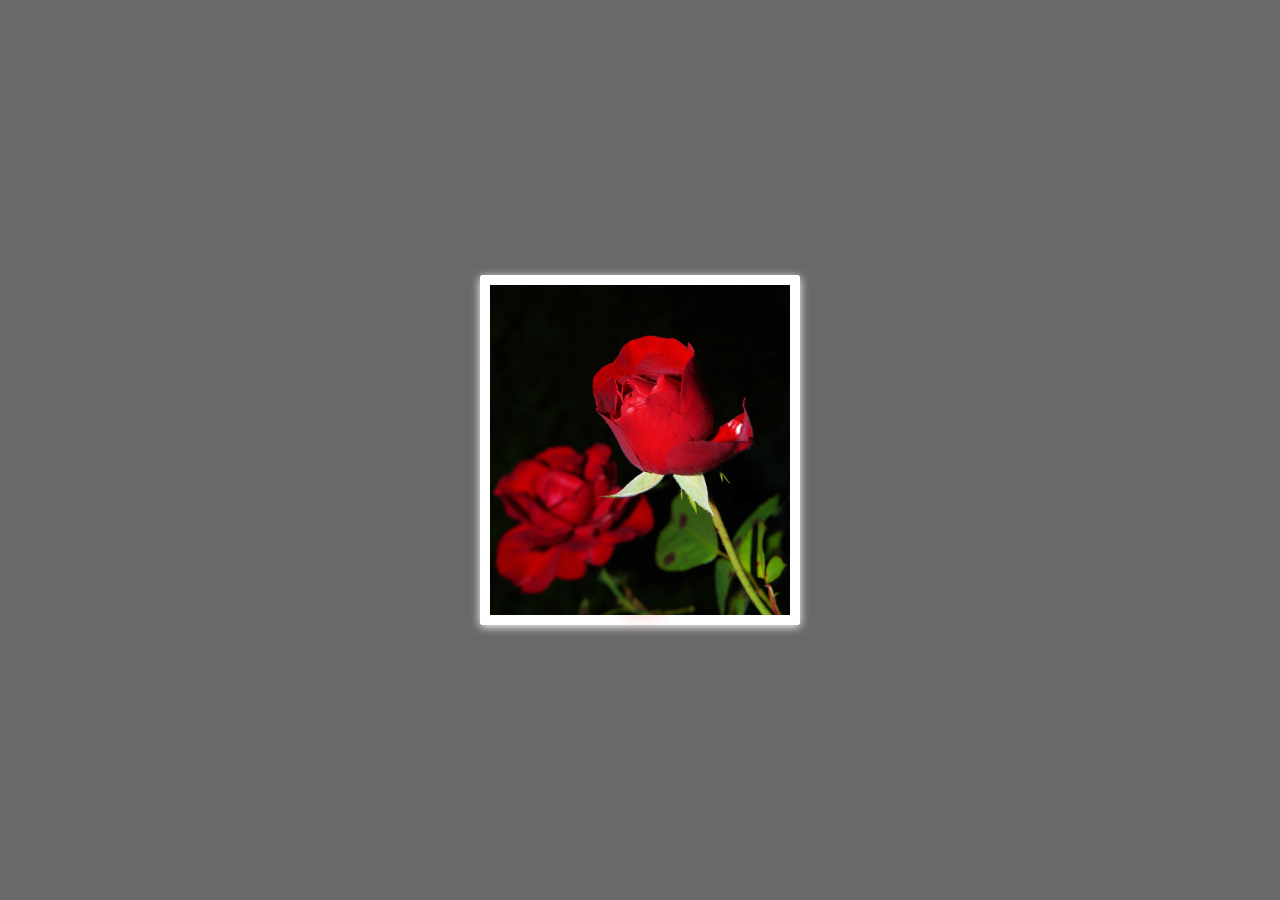
<file: 01. Flower_Hovering/index.html>
<!DOCTYPE html>
<html lang="en">
<head>
    <meta charset="UTF-8">
    <meta name="viewport" content="width=device-width, initial-scale=1.0">
    <title>01</title>
    <link rel="stylesheet" href="./Styles/styles.css">
</head>
<body>
    <div class="card">
        <div class="img-box">
            <img src="./images/Rose.jpg" alt="Rose.jpg">
        </div>
            <div class="details">
                <h2>Cute Flower <br /><span>Rose</span></h2>
            </div>
    </div>
</body>
</html>
</file>
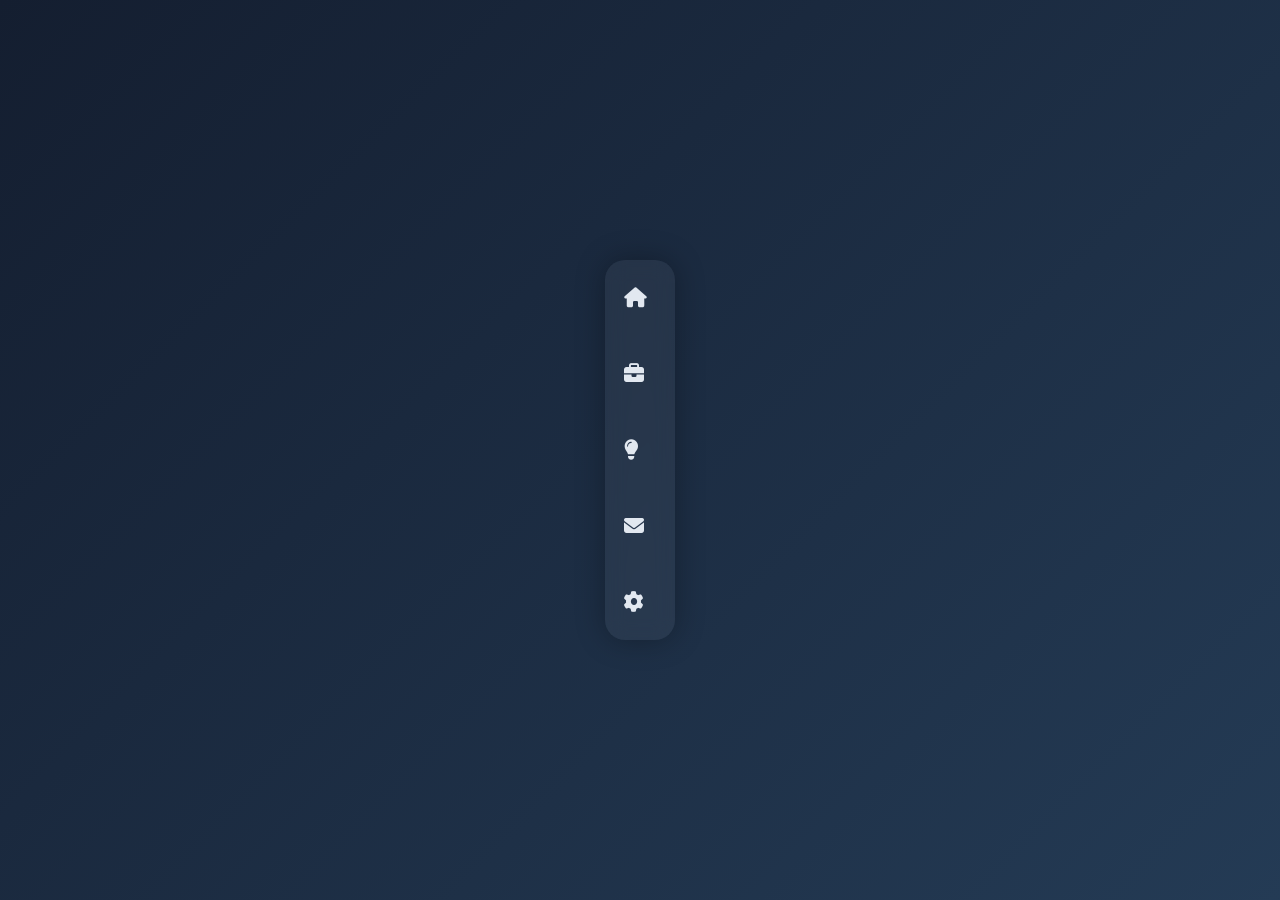
<file: 02. NavBar_Animation/index.html>
<!DOCTYPE html>
<html lang="en">
<head>
    <meta charset="UTF-8">
    <meta name="viewport" content="width=device-width, initial-scale=1.0">
    <title>Document</title>
    <link rel="stylesheet" href="style.css">
    <link rel="stylesheet" href="https://cdnjs.cloudflare.com/ajax/libs/font-awesome/6.4.0/css/all.min.css">
</head>
<body>
    <div class="sidebar">
        <a href="#"><i class="fa-solid fa-house"></i><span>Home</span></a>
        <a href="#"><i class="fa-solid fa-briefcase"></i><span>Projects</span></a>
        <a href="#"><i class="fa-solid fa-lightbulb"></i><span>Ideas</span></a>
        <a href="#"><i class="fa-solid fa-envelope"></i><span>Messages</span></a>
        <a href="#"><i class="fa-solid fa-gear"></i><span>Settings</span></a>
    </div>
</body>
</html>
</file>
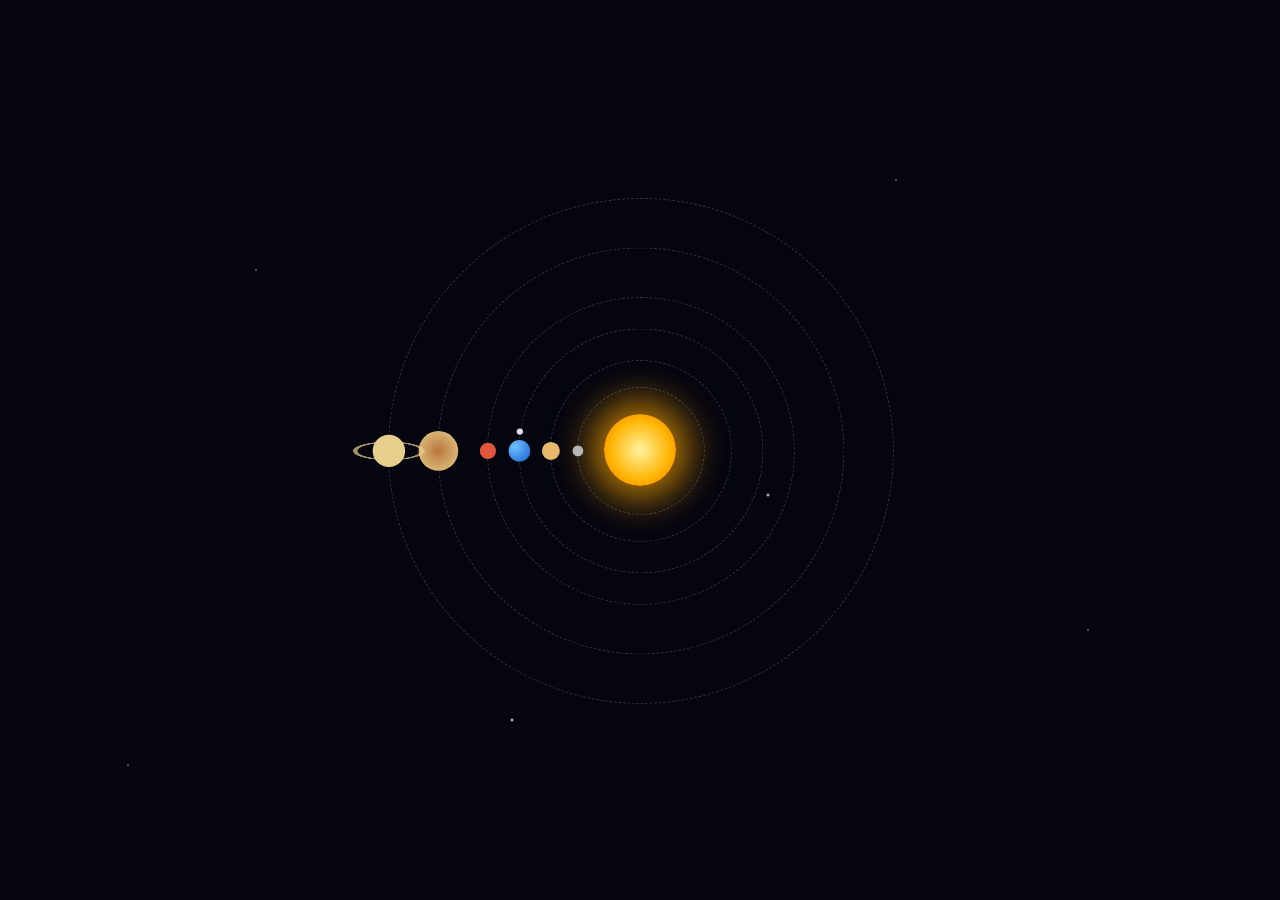
<file: 03. Solar_System/index.html>
<!DOCTYPE html>
<html lang="en">
<head>
    <link rel="stylesheet" href="style.css">
</head>
<body>
    <div class="space">
        <div class="sun"></div>

        <div class="orbit o1" ><div class="planet mercury"></div></div>
        <div class="orbit o2" ><div class="planet venus"></div></div>
        <div class="orbit o3" ><div class="planet earth"><div class="moon-orbit"><div class="moon"></div></div></div></div>
        <div class="orbit o4" ><div class="planet mars"></div></div>
        <div class="orbit o5" ><div class="planet jupiter"></div></div>
        <div class="orbit o6"><div class="planet saturn"><div class="ring"></div></div></div>
    </div>
</body>
</html>
</file>
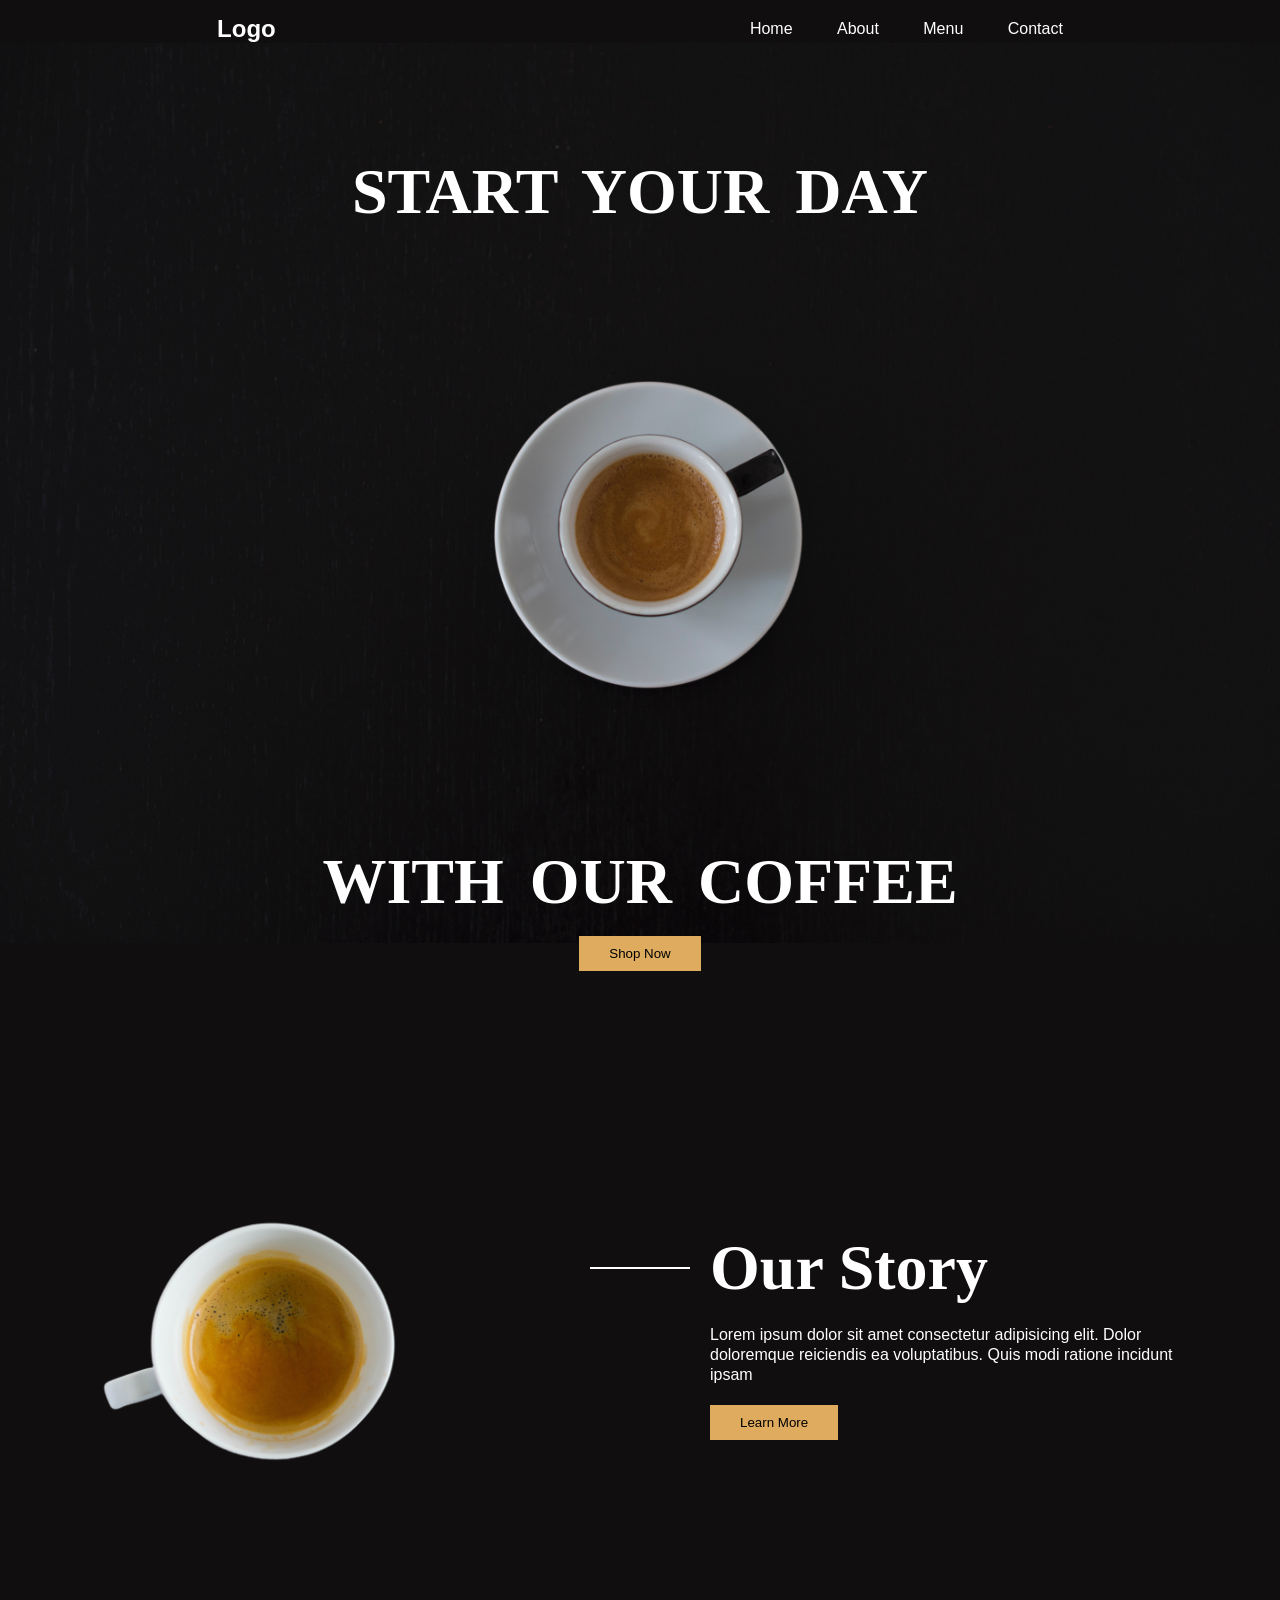
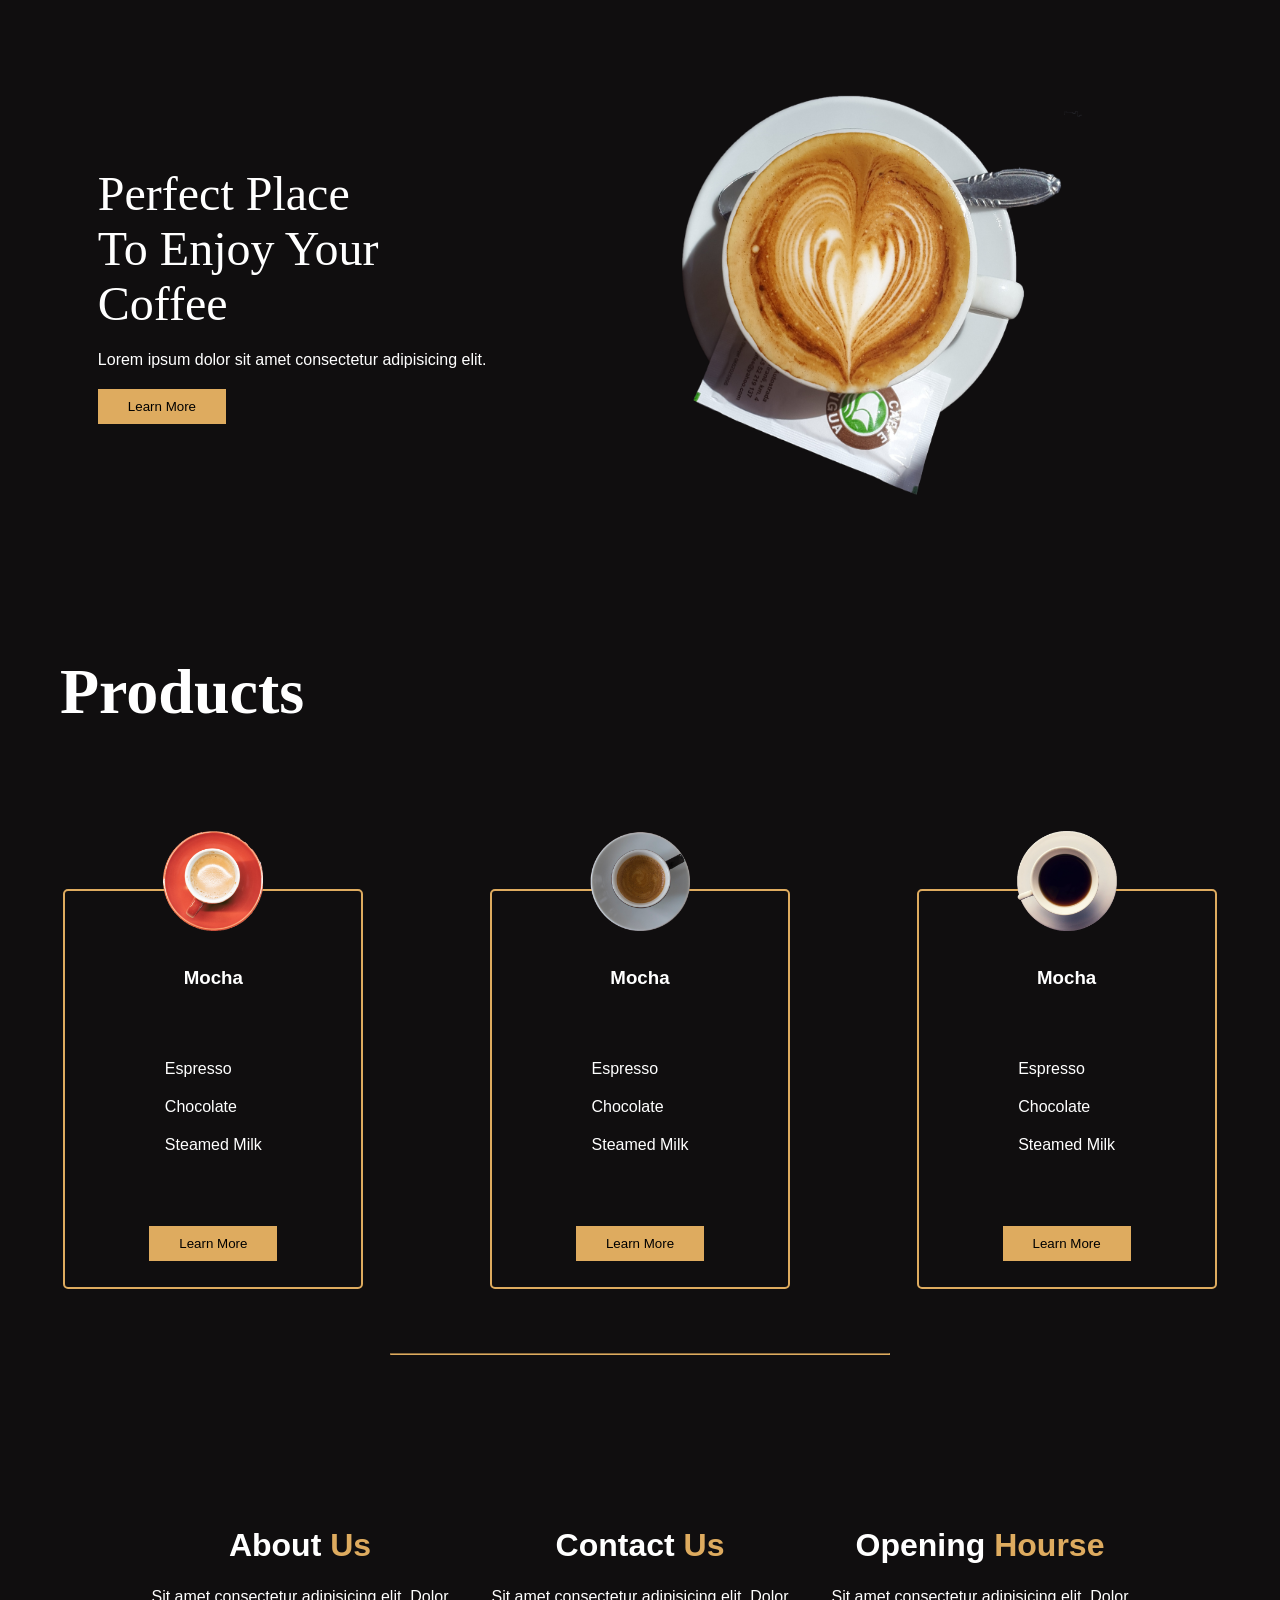
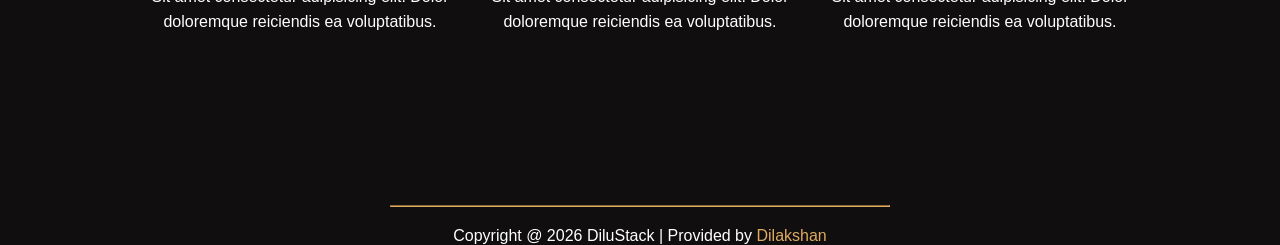
<file: 04. Coffee_LandingPage/index.html>
<html lang="en">

<head>
    <meta charset="UTF-8" />
    <meta http-equiv="X-UA-Compatible" content="IE=edge" />
    <meta name="viewport" content="width=device-width, initial-scale=1.0" />
    <title>Coffee</title>
    <link rel="stylesheet" href="style.css" />
</head>

<body>
    <!-- nav -->
    <nav>
        <h1 class="logo">Logo</h1>
        <ul>
            <li><a href="#" class="active">Home</a></li>
            <li><a href="#">About</a></li>
            <li><a href="#">Menu</a></li>
            <li><a href="#">Contact</a></li>
        </ul>
    </nav>

    <!-- header -->
    <section class="header">
        <h1 class="main-headings">START YOUR DAY</h1>
        <h1 class="primary-heading">WITH OUR COFFEE</h1>
        <button class="main-btn">Shop Now</button>
    </section>

    <!-- our story -->

    <section id="our-story">
        <div class="img-container">
            <div class="img"></div>
        </div>
        <div class="section-content">
            <div class="title-style">
                <span class="line"></span>
                <h1 class="title">Our Story</h1>
            </div>
            <p>
                Lorem ipsum dolor sit amet consectetur adipisicing elit. Dolor
                doloremque reiciendis ea voluptatibus. Quis modi ratione incidunt
                ipsam
            </p>
            <button>Learn More</button>
        </div>
    </section>

    <!-- Perfect place to enjoy your coffee -->
    <section class="coffee-container">
        <div class="content-section">
            <div class="title-style">
                <h1 class="title-two">
                    Perfect Place <br />
                    To Enjoy Your <br />
                    Coffee
                </h1>
            </div>
            <p>Lorem ipsum dolor sit amet consectetur adipisicing elit.</p>
            <button style="margin-top: 20px">Learn More</button>
        </div>

        <section class="img-container">
            <img src="Images/2.png" class="img-2" alt="" />
        </section>
    </section>

    <!-- Products -->
    <section class="products">
        <h1 class="title title-three">Products</h1>

        <section class="cards">
            <div class="card">
                <div class="card-img img-one"></div>
                <div class="card-title">
                    <h1>Mocha</h1>
                </div>
                <div class="items">
                    <p>Espresso</p>
                    <p>Chocolate</p>
                    <p>Steamed Milk</p>
                </div>
                <button>Learn More</button>
            </div>
            <div class="card">
                <div class="card-img img-two"></div>
                <div class="card-title">
                    <h1>Mocha</h1>
                </div>
                <div class="items">
                    <p>Espresso</p>
                    <p>Chocolate</p>
                    <p>Steamed Milk</p>
                </div>
                <button>Learn More</button>
            </div>
            <div class="card">
                <div class="card-img img-three"></div>
                <div class="card-title">
                    <h1>Mocha</h1>
                </div>
                <div class="items">
                    <p>Espresso</p>
                    <p>Chocolate</p>
                    <p>Steamed Milk</p>
                </div>
                <button>Learn More</button>
            </div>
        </section>
    </section>

    <!-- footer -->
    <hr />
    <footer>
        <div class="container">
            <h1 class="heading-info">About <span>Us</span></h1>
            <p>
                Sit amet consectetur adipisicing elit. Dolor doloremque reiciendis ea
                voluptatibus.
            </p>
        </div>
        <div class="container">
            <h1 class="heading-info">Contact <span>Us</span></h1>
            <p>
                Sit amet consectetur adipisicing elit. Dolor doloremque reiciendis ea
                voluptatibus.
            </p>
        </div>
        <div class="container">
            <h1 class="heading-info">Opening <span> Hourse</span></h1>
            <p>
                Sit amet consectetur adipisicing elit. Dolor doloremque reiciendis ea
                voluptatibus.
            </p>
        </div>
    </footer>
    <hr class="hr-two" />

    <p class="para">
        Copyright @ 2026 DiluStack | Provided by <span>Dilakshan</span>
    </p>

</body>

</html>
</file>
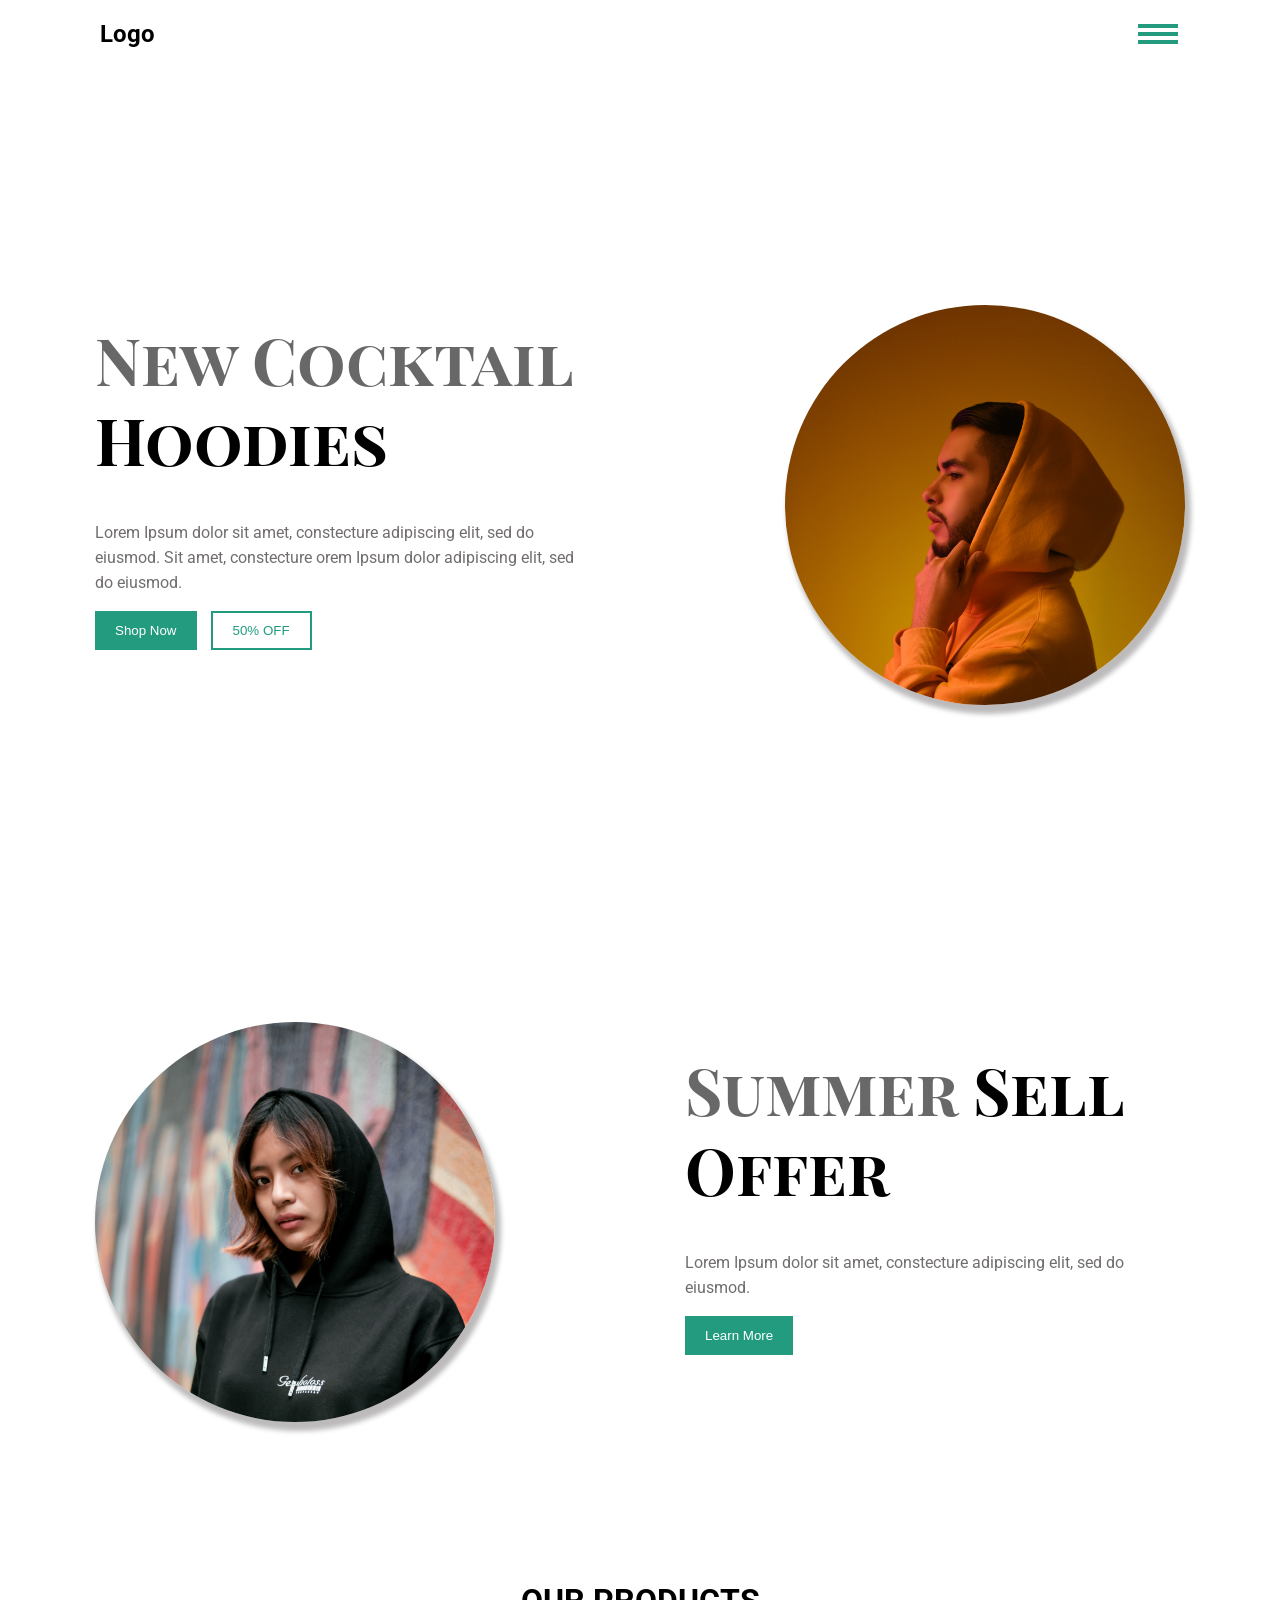
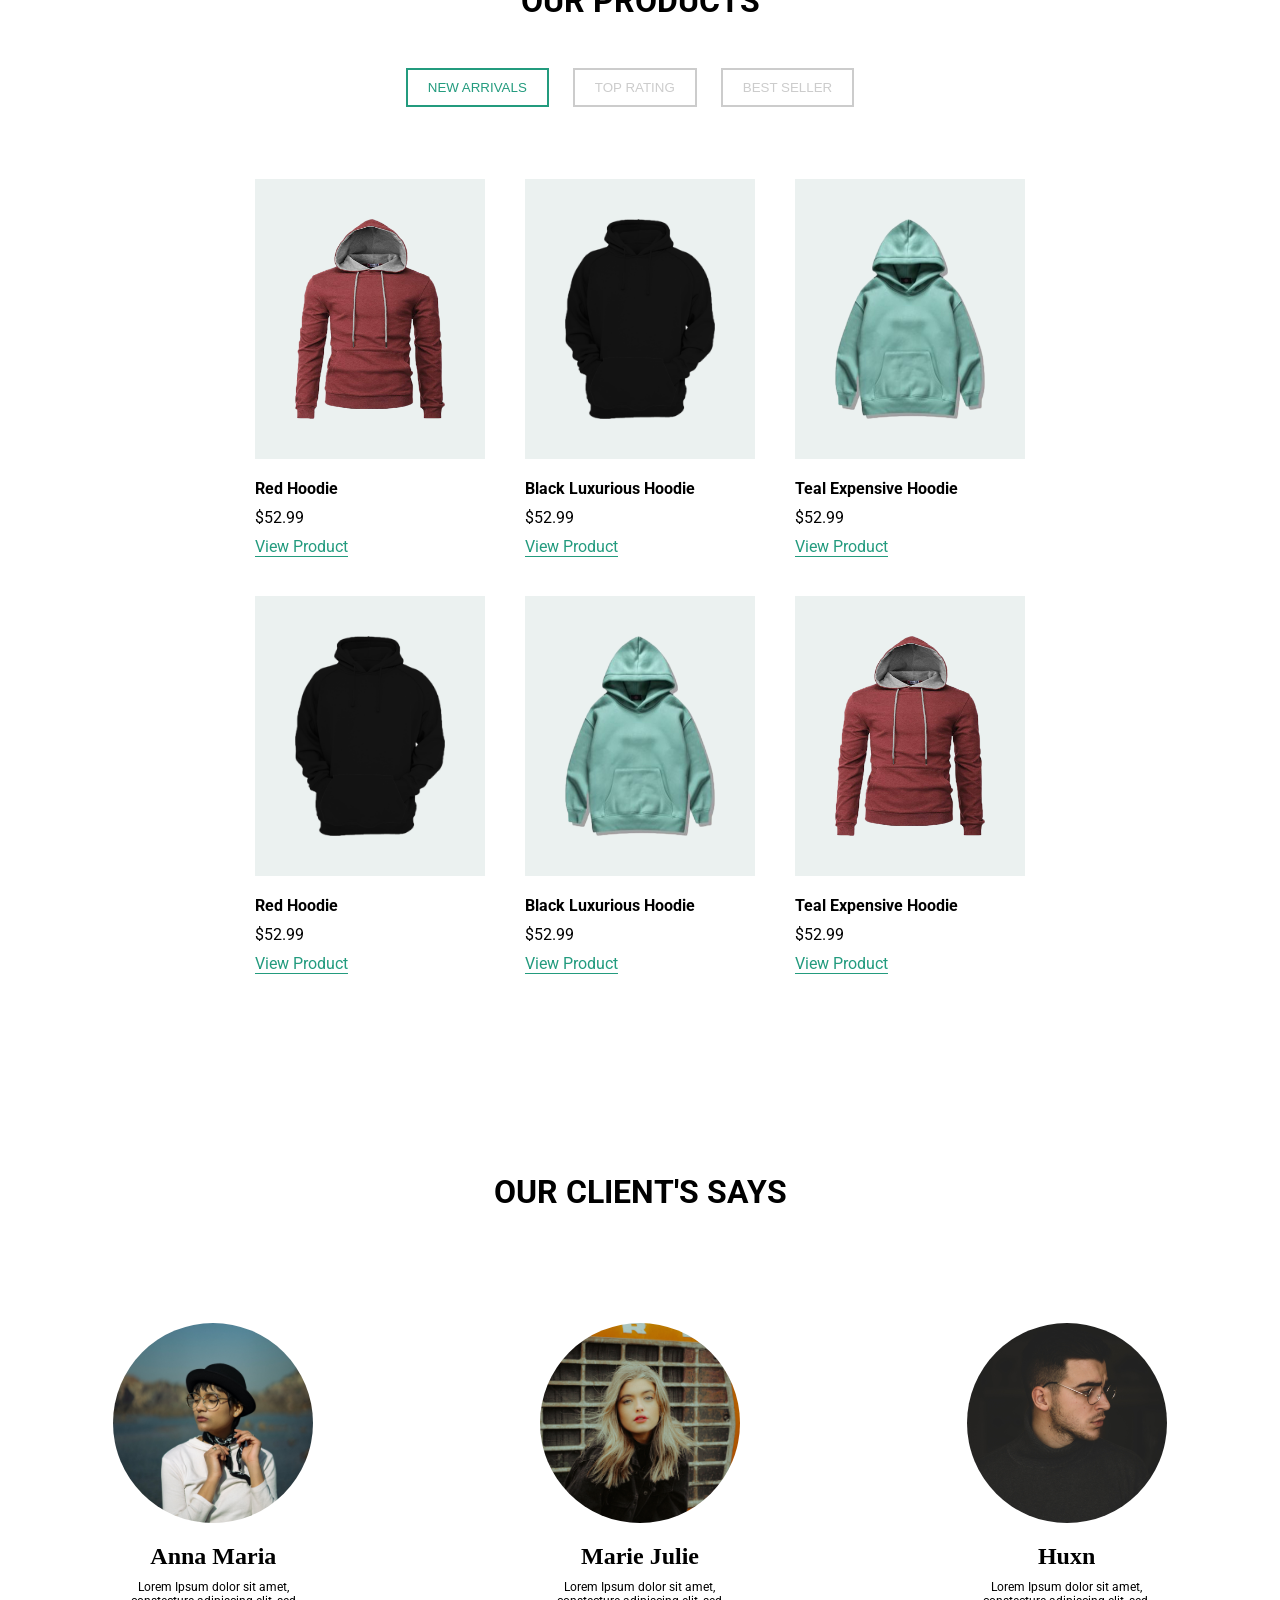
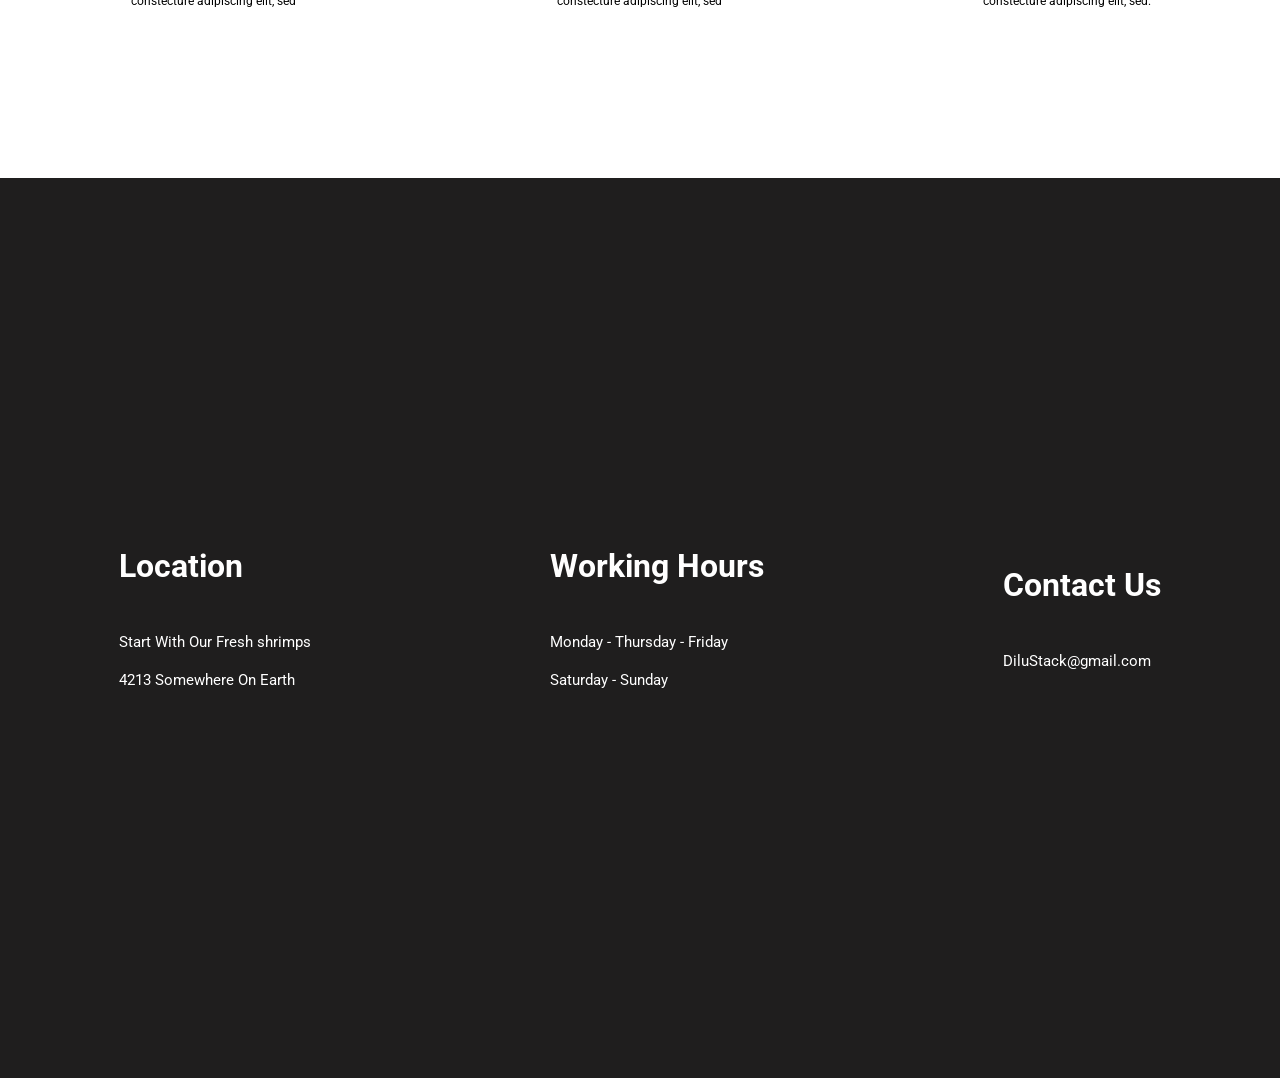
<file: 06. Hoodie_Project/index.html>
<html lang="en">

<head>
    <meta charset="UTF-8" />
    <meta http-equiv="X-UA-Compatible" content="IE=edge" />
    <meta name="viewport" content="width=device-width, initial-scale=1.0" />
    <title>Hoodie</title>
    <link rel="stylesheet" href="style.css" />
</head>

<body>
    <nav>
        <div class="logo">
            <h1>Logo</h1>
        </div>
        <div class="burger">
            <span></span>
            <span></span>
            <span></span>
        </div>
    </nav>

    <header>
        <div class="header-content">
            <h1 class="main-headings">
                New Cocktail <br />
                <span>Hoodies</span>
            </h1>
            <p class="primary-headings">
                Lorem Ipsum dolor sit amet, constecture adipiscing elit, sed do
                eiusmod. Sit amet, constecture orem Ipsum dolor adipiscing elit, sed
                do eiusmod.
            </p>
            <div class="btns-container">
                <button class="btn-fill">Shop Now</button>
                <button class="btn-outline active">50% OFF</button>
            </div>
        </div>
        <div class="img-container">
            <div class="header-img"></div>
        </div>
    </header>

    <section class="section-one">
        <div class="img-container">
            <div class="section-one-img header-img"></div>
        </div>

        <div class="section-content">
            <h1 class="main-headings">
                Summer <span>Sell <br /> Offer</span>

            </h1>
            <p class="primary-headings">
                Lorem Ipsum dolor sit amet, constecture adipiscing elit, sed do
                eiusmod.
            </p>
            <button class="btn-fill">Learn More</button>
        </div>
        </div>
    </section>


    <section class="products">
        <h1 class="products-heading">OUR PRODUCTS</h1>

        <section class="product-categories">
            <button class="btn-outline active">NEW ARRIVALS</button>
            <button class="btn-outline">TOP RATING</button>
            <button class="btn-outline">BEST SELLER</button>
        </section>

        <div class="product-items-container">
            <div class="item">
                <div class="item-layer">
                    <img src="images/Product/1.png">
                </div>
                <h4 class="item-name">Red Hoodie</h4>
                <p class="item-price">$52.99</p>
                <a href="#" class="view-product">View Product</a>
            </div>
            <div class="item">
                <div class="item-layer">
                    <img src="images/Product/2.png">
                </div>
                <h4 class="item-name">Black Luxurious Hoodie</h4>
                <p class="item-price">$52.99</p>
                <a href="#" class="view-product">View Product</a>
            </div>
            <div class="item">
                <div class="item-layer">
                    <img src="images/Product/3.png">
                </div>
                <h4 class="item-name">Teal Expensive Hoodie</h4>
                <p class="item-price">$52.99</p>
                <a href="#" class="view-product">View Product</a>
            </div>
            <div class="item">
                <div class="item-layer">
                    <img src="images/Product/2.png">
                </div>
                <h4 class="item-name">Red Hoodie</h4>
                <p class="item-price">$52.99</p>
                <a href="#" class="view-product">View Product</a>
            </div>
            <div class="item">
                <div class="item-layer">
                    <img src="images/Product/3.png">
                </div>
                <h4 class="item-name">Black Luxurious Hoodie</h4>
                <p class="item-price">$52.99</p>
                <a href="#" class="view-product">View Product</a>

            </div>
            <div class="item">
                <div class="item-layer">
                    <img src="images/Product/1.png">
                </div>
                <h4 class="item-name">Teal Expensive Hoodie</h4>
                <p class="item-price">$52.99</p>
                <a href="#" class="view-product">View Product</a>
            </div>
        </div>
    </section>


    <h1 class="customers-heading">OUR CLIENT'S SAYS</h1>
    <section class="customers-reviews">

        <div class="customer">
            <div class="customer-img">
                <div class="img img-one"></div>
            </div>

            <h1 class="customer-name">Anna Maria</h1>

            <p class="customer-description">Lorem Ipsum dolor sit amet, constecture adipiscing elit, sed</p>
        </div>

        <div class="customer">
            <div class="customer-img">
                <div class="img img-two"></div>
            </div>
            <h1 class="customer-name">Marie Julie</h1>

            <p class="customer-description">Lorem Ipsum dolor sit amet, constecture adipiscing elit, sed</p>
        </div>

        <div class="customer">
            <div class="customer-img">
                <div class="img img-three"></div>
            </div>
            <h1 class="customer-name">Huxn</h1>
            <p class="customer-description">Lorem Ipsum dolor sit amet, constecture adipiscing elit, sed.</p>
        </div>
    </section>


    <footer>
        <div class="container">
            <h1 class="footer-heading">Location</h1>
            <h2 class="footer-primary-heading">Start With Our Fresh shrimps</h2>
            <h2 class="footer-primary-heading">4213 Somewhere On Earth</h2>
        </div>
        <div class="container">
            <h1 class="footer-heading">Working Hours</h1>
            <h2 class="footer-primary-heading">Monday - Thursday - Friday</h2>
            <h2 class="footer-primary-heading">Saturday - Sunday</h2>
        </div>
        <div class="container">
            <h1 class="footer-heading">Contact Us</h1>
            <h2 class="footer-primary-heading">DiluStack@gmail.com</h2>
        </div>
    </footer>
</body>

</html>
</file>
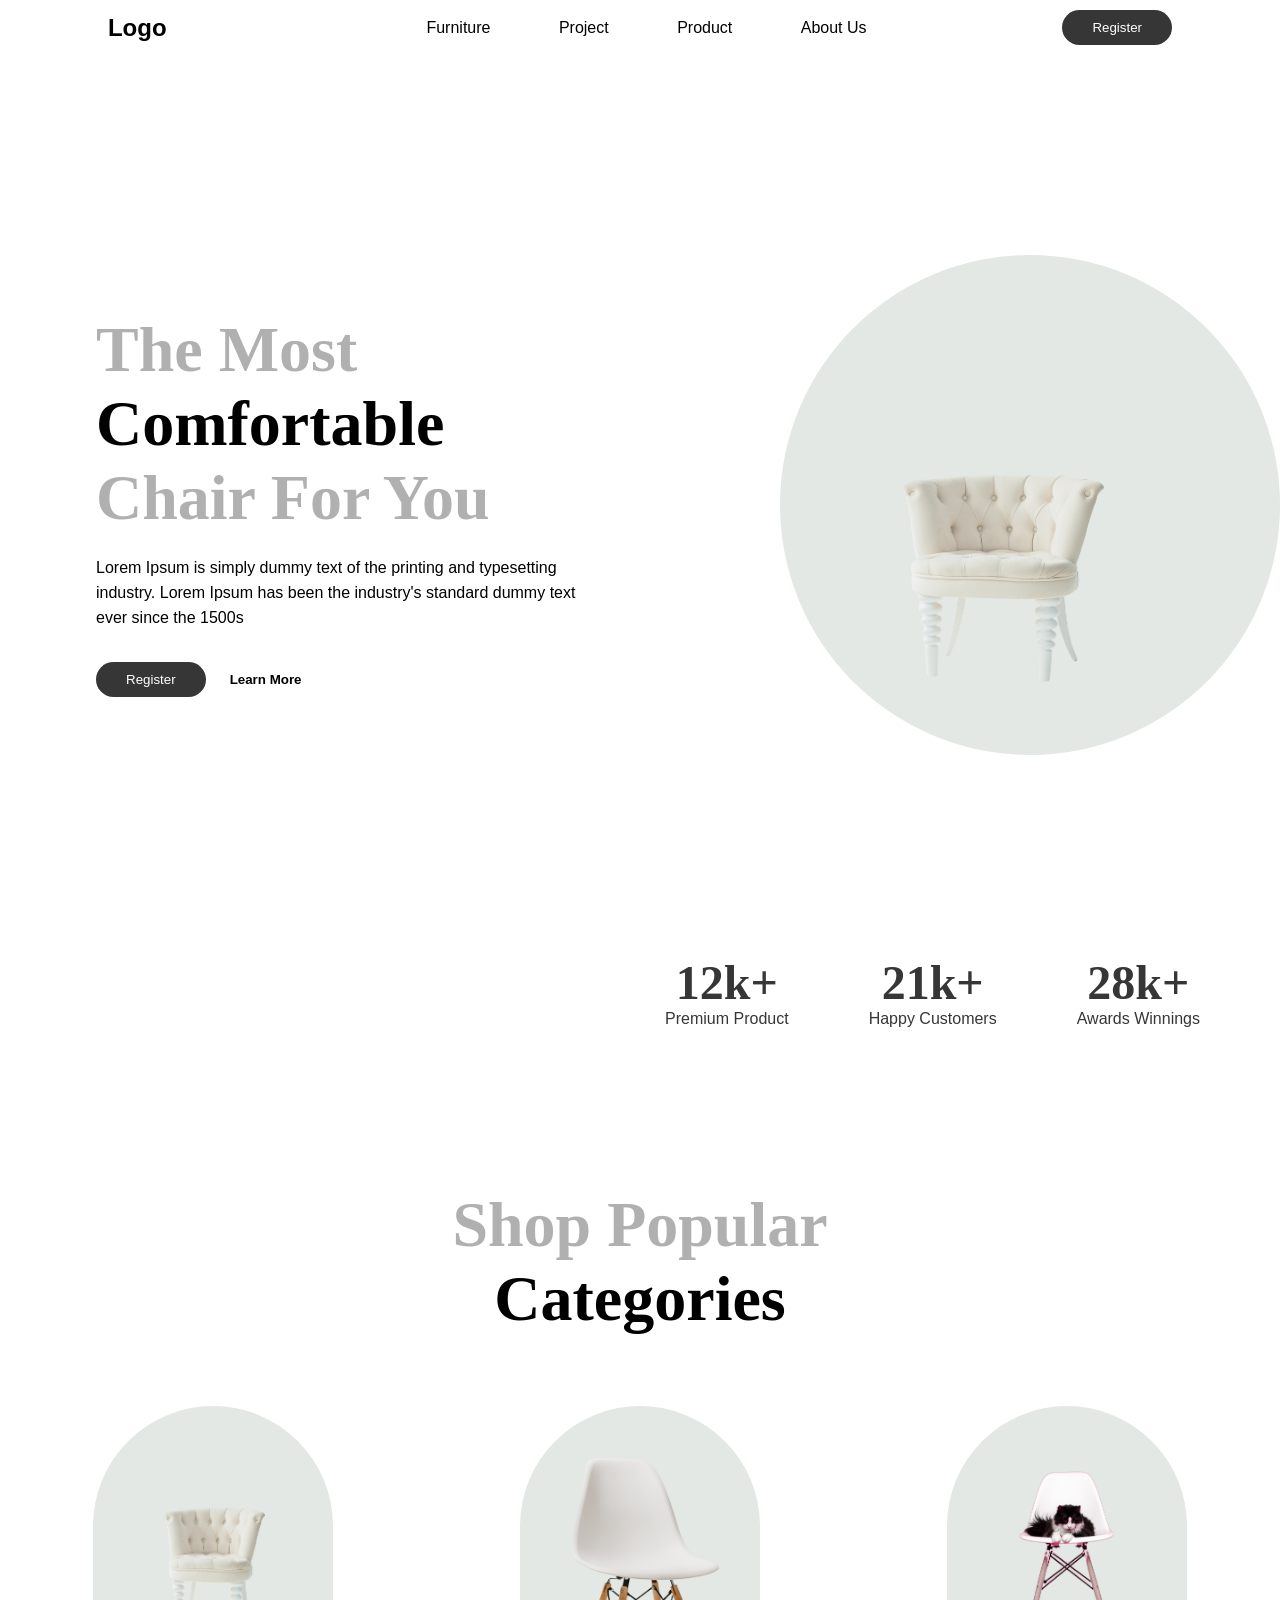
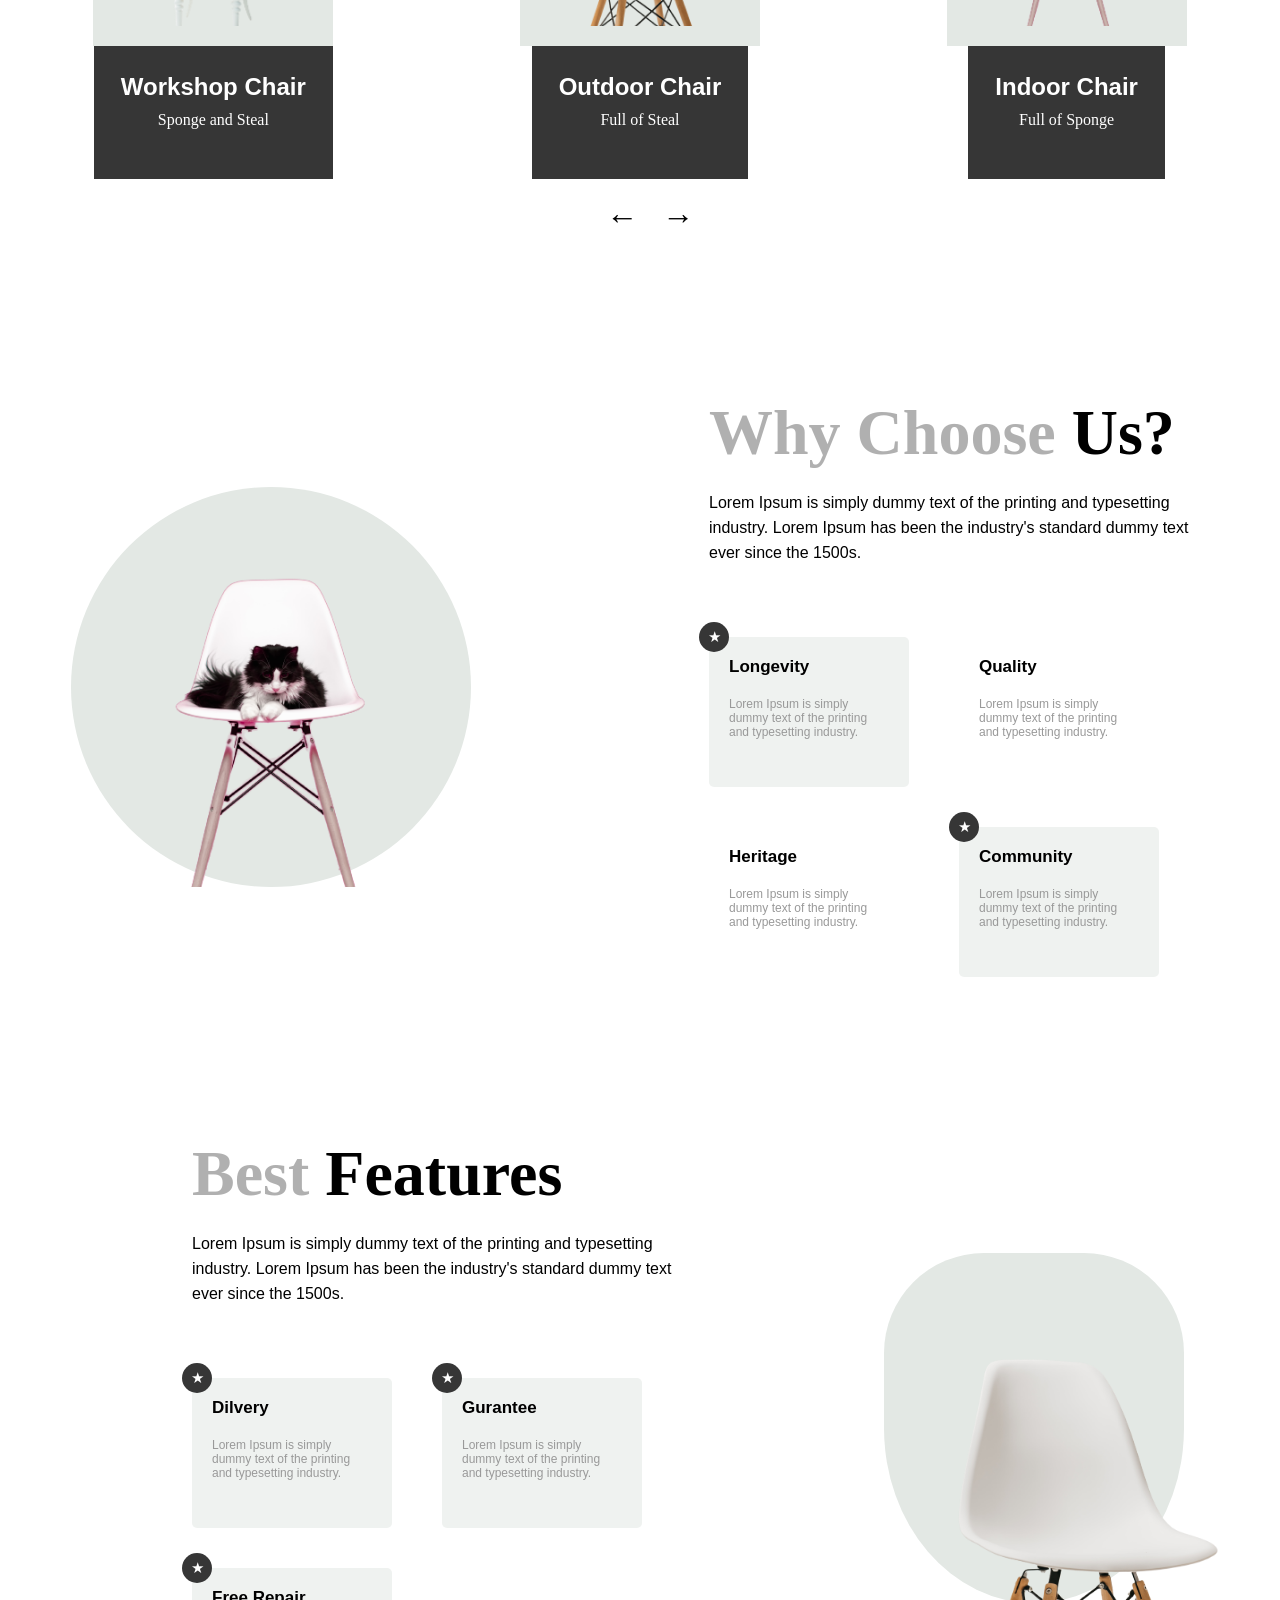
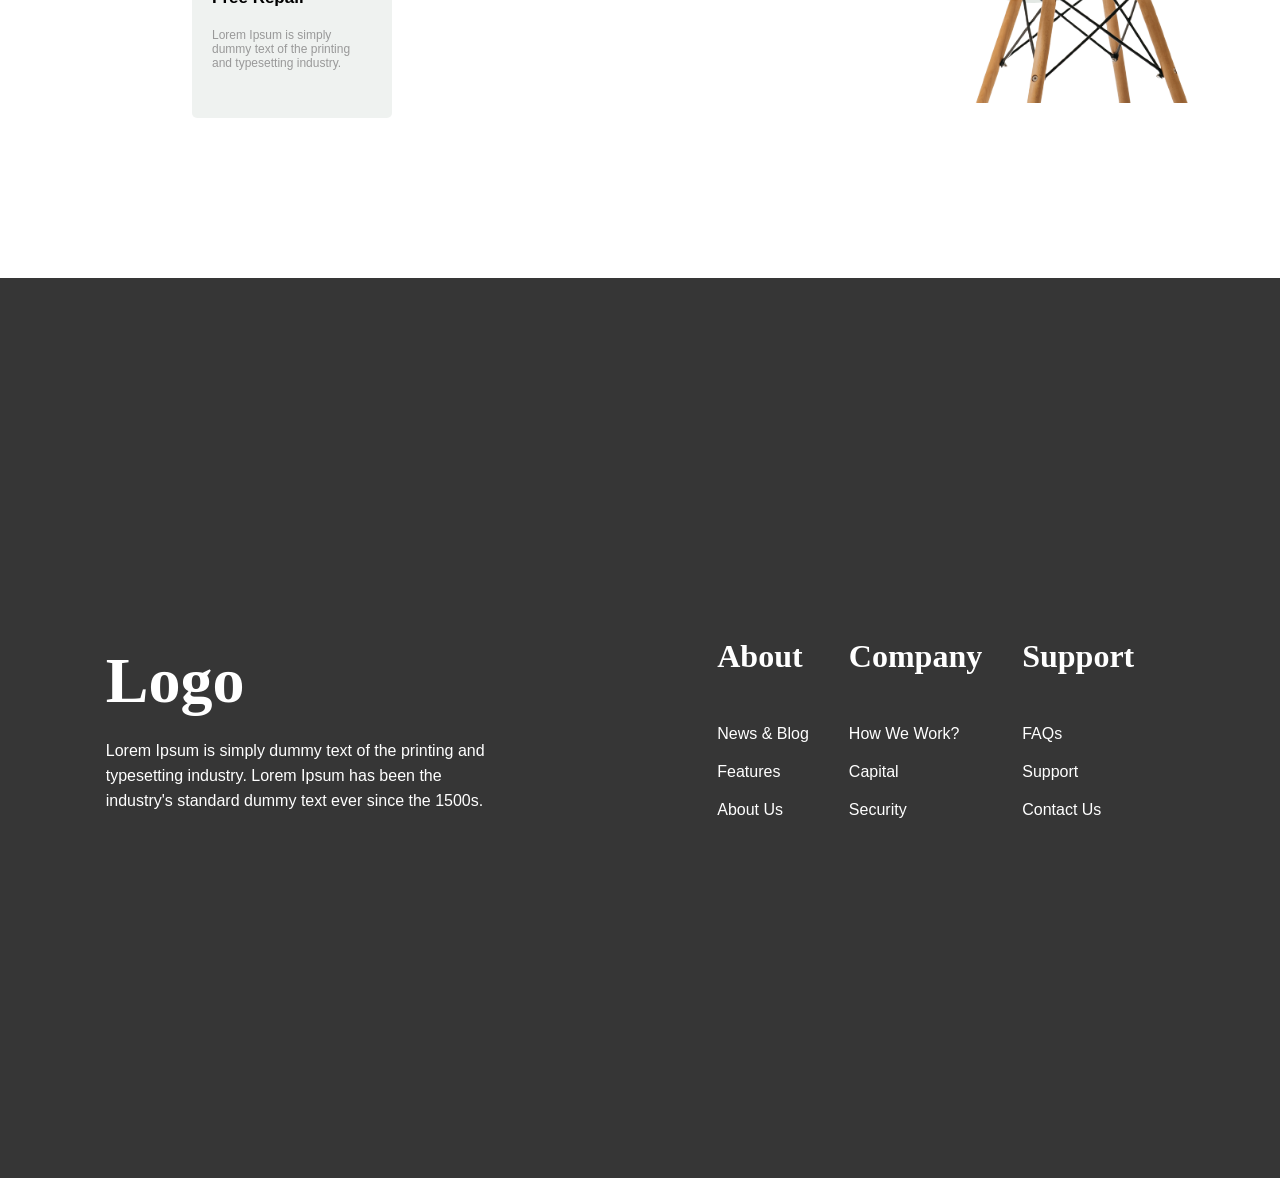
<file: 07. Chairs_Project/index.html>
<html lang="en">

<head>
    <meta charset="UTF-8" />
    <meta http-equiv="X-UA-Compatible" content="IE=edge" />
    <meta name="viewport" content="width=device-width, initial-scale=1.0" />
    <title>Chairs</title>
    <link rel="stylesheet" href="style.css" />
</head>

<body>
    <nav>
        <div class="logo">
            <h1>Logo</h1>
        </div>

        <ul>
            <li><a href="">Furniture</a></li>
            <li><a href="">Project</a></li>
            <li><a href="">Product</a></li>
            <li><a href="">About Us</a></li>
        </ul>

        <button class="btn-fill">Register</button>
    </nav>

    <header>
        <div class="content-container">
            <h1 class="main-headings">
                The Most <br />
                <span> Comfortable </span><br />
                Chair For You
            </h1>
            <p class="primary-headings">
                Lorem Ipsum is simply dummy text of the printing and typesetting
                industry. Lorem Ipsum has been the industry's standard dummy text ever
                since the 1500s
            </p>
            <div class="btns-container">
                <button class="btn-fill">Register</button>
                <button class="btn-outline">Learn More</button>
            </div>
        </div>

        <div class="img-container">
            <img src="Images/daniil-silantev-1P6AnKDw6S8-unsplash-removebg-preview.png" />
        </div>
    </header>
    <section class="popularity">
        <div class="popularity-one">
            <h1>12k+</h1>
            <p>Premium Product</p>
        </div>
        <div class="popularity-two">
            <h1>21k+</h1>
            <p>Happy Customers</p>
        </div>
        <div class="popularity-three">
            <h1>28k+</h1>
            <p>Awards Winnings</p>
        </div>
    </section>

    <section class="products-container">
        <h1 class="products-heading main-headings">
            Shop Popular <br />
            <span>Categories</span>
        </h1>

        <div class="products">
            <div class="product">
                <div class="product-img-layer">
                    <div class="img img-one"></div>
                </div>
                <div class="product-content">
                    <h1 class="product-name">Workshop Chair</h1>
                    <p class="product-quality">Sponge and Steal</p>
                </div>
            </div>
            <div class="product">
                <div class="product-img-layer">
                    <div class="img img-two"></div>
                </div>
                <div class="product-content">
                    <h1 class="product-name">Outdoor Chair</h1>
                    <p class="product-quality">Full of Steal</p>
                </div>
            </div>
            <div class="product">
                <div class="product-img-layer">
                    <div class="img img-three"></div>
                </div>
                <div class="product-content">
                    <h1 class="product-name">Indoor Chair</h1>
                    <p class="product-quality">Full of Sponge</p>
                </div>
            </div>
        </div>
        <div class="b-container">
            <button>&#x2190;</button>
            <button>&rarr;</button>
        </div>
    </section>

    <section class="why-us">
        <div class="section-img-container">
            <div class="img-layer">
                <div class="img"></div>
            </div>
        </div>

        <div class="content-container">
            <h1 class="main-headings">Why Choose <span> Us?</span></h1>
            <p class="primary-headings">
                Lorem Ipsum is simply dummy text of the printing and typesetting
                industry. Lorem Ipsum has been the industry's standard dummy text ever
                since the 1500s.
            </p>
            <div class="cards">
                <div class="card card-fill">
                    <div class="star">&#9733;</div>
                    <h1 class="card-title">Longevity</h1>
                    <p class="card-info">
                        Lorem Ipsum is simply dummy text of the printing and typesetting
                        industry.
                    </p>
                </div>
                <div class="card">
                    <h1 class="card-title">Quality</h1>
                    <p class="card-info">
                        Lorem Ipsum is simply dummy text of the printing and typesetting
                        industry.
                    </p>
                </div>
                <div class="card">
                    <h1 class="card-title">Heritage</h1>
                    <p class="card-info">
                        Lorem Ipsum is simply dummy text of the printing and typesetting
                        industry.
                    </p>
                </div>
                <div class="card card-fill">
                    <div class="star">&#9733;</div>
                    <h1 class="card-title">Community</h1>
                    <p class="card-info">
                        Lorem Ipsum is simply dummy text of the printing and typesetting
                        industry.
                    </p>
                </div>
            </div>
        </div>
    </section>

    <section class="features">
        <div class="content-container">
            <h1 class="main-headings">Best <span> Features</span></h1>
            <p class="primary-headings">
                Lorem Ipsum is simply dummy text of the printing and typesetting
                industry. Lorem Ipsum has been the industry's standard dummy text ever
                since the 1500s.
            </p>
            <div class="cards">
                <div class="card card-fill">
                    <div class="star">&#9733;</div>
                    <h1>Dilvery</h1>
                    <p>
                        Lorem Ipsum is simply dummy text of the printing and typesetting
                        industry.
                    </p>
                </div>
                <div class="card card-fill">
                    <div class="star">&#9733;</div>
                    <h1>Gurantee</h1>
                    <p>
                        Lorem Ipsum is simply dummy text of the printing and typesetting
                        industry.
                    </p>
                </div>
                <div class="card card-fill">
                    <div class="star">&#9733;</div>
                    <h1>Free Repair</h1>
                    <p>
                        Lorem Ipsum is simply dummy text of the printing and typesetting
                        industry.
                    </p>
                </div>
            </div>
        </div>

        <div class="img-container d-none">
            <img src="Images/bruno-emmanuelle--MUoHL1XULM-unsplash-removebg-preview.png" alt="" />
        </div>
    </section>

    <footer>
        <div class="logo-container">
            <h1>Logo</h1>
            <p>
                Lorem Ipsum is simply dummy text of the printing and typesetting
                industry. Lorem Ipsum has been the industry's standard dummy text ever
                since the 1500s.
            </p>
        </div>

        <div class="about-company">
            <div class="container">
                <h1>About</h1>
                <p>News & Blog</p>
                <p>Features</p>
                <p>About Us</p>
            </div>
            <div class="container">
                <h1>Company</h1>
                <p>How We Work?</p>
                <p>Capital</p>
                <p>Security</p>
            </div>
            <div class="container">
                <h1>Support</h1>
                <p>FAQs</p>
                <p>Support</p>
                <p>Contact Us</p>
            </div>
        </div>
    </footer>
</body>

</html>
</file>
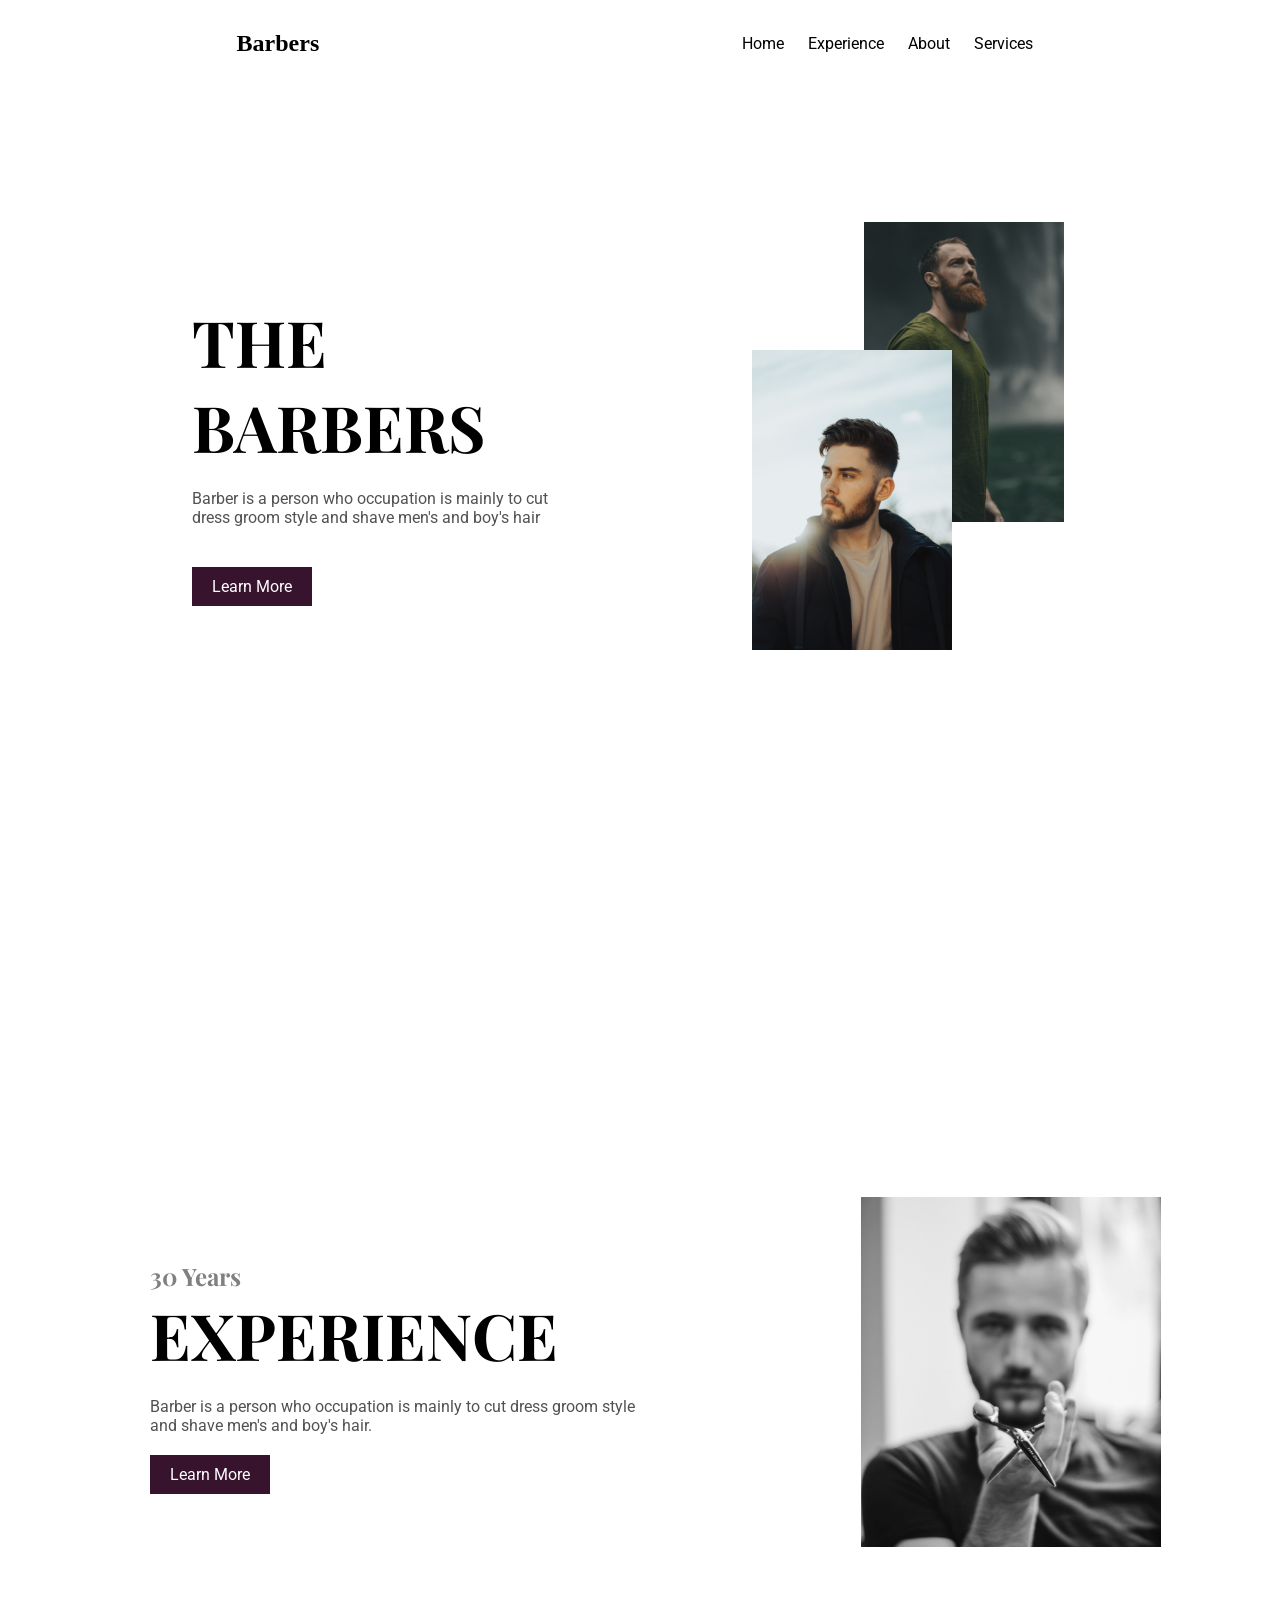
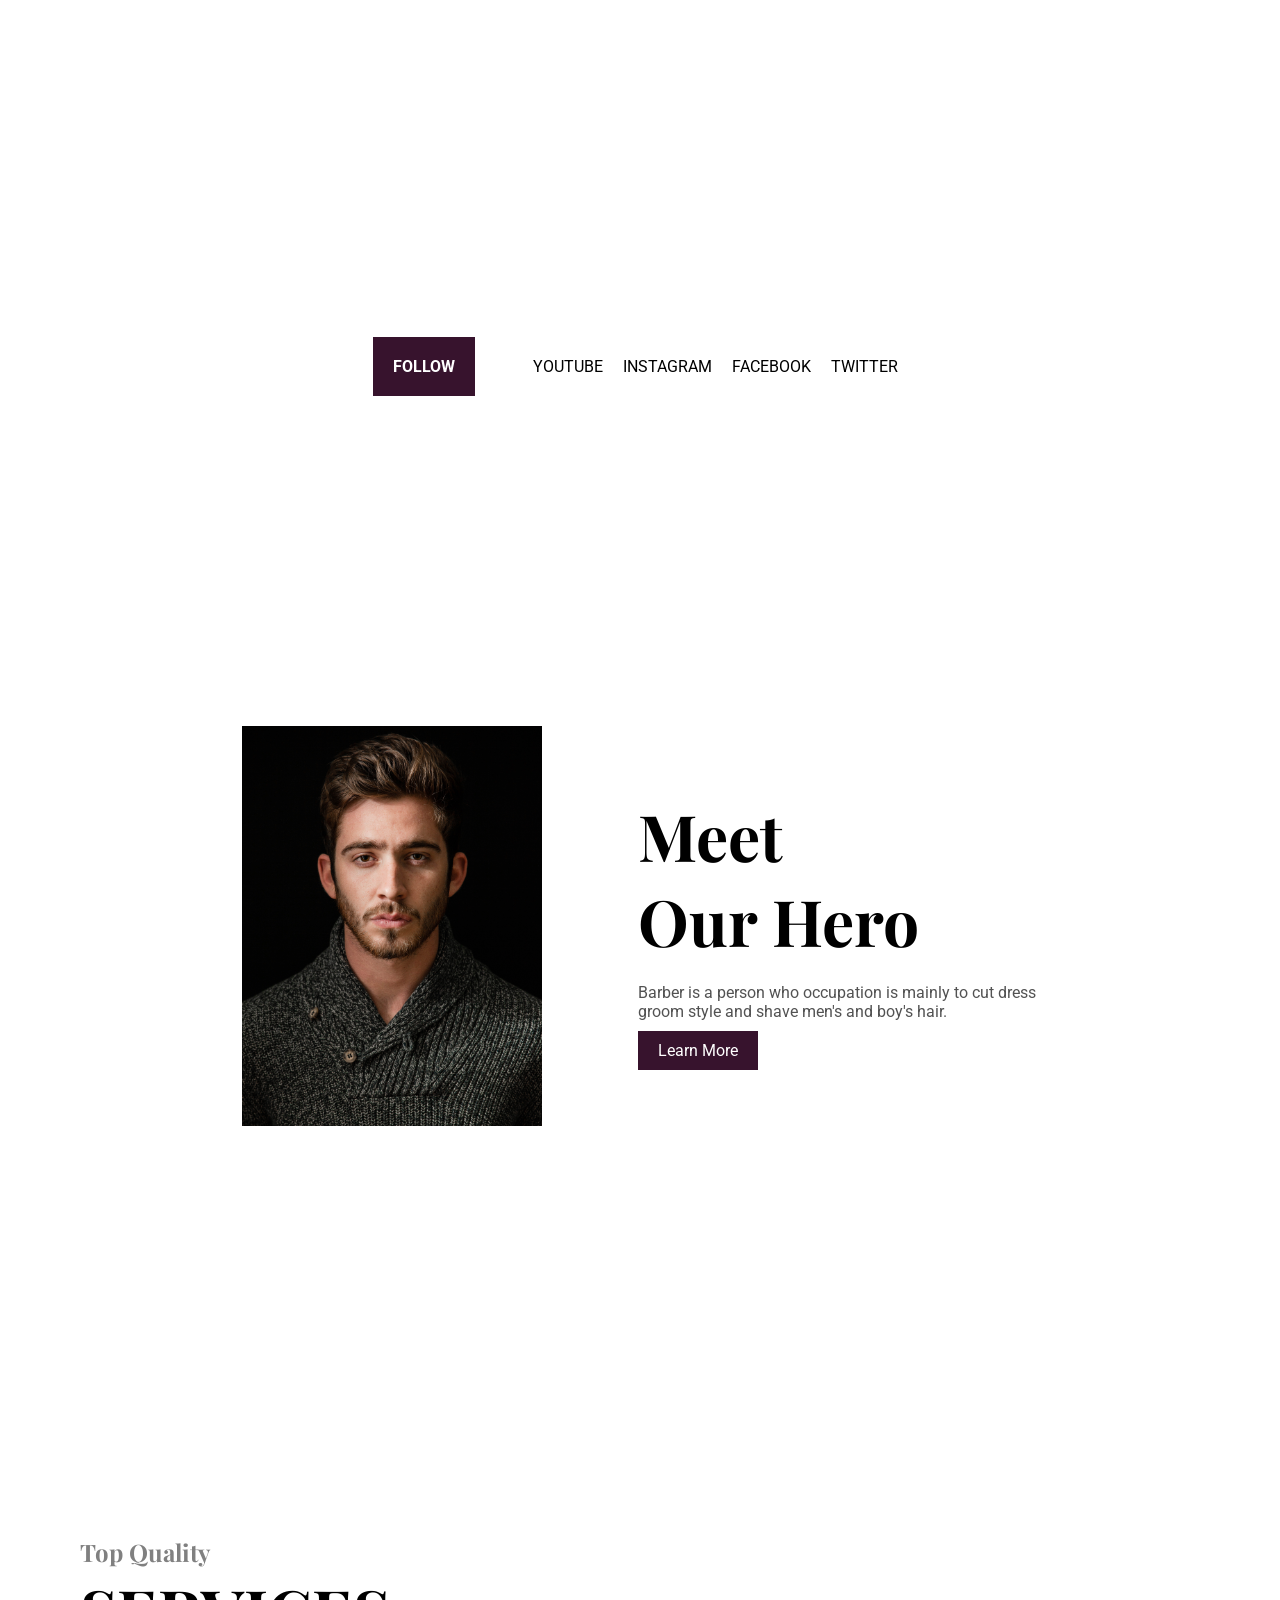
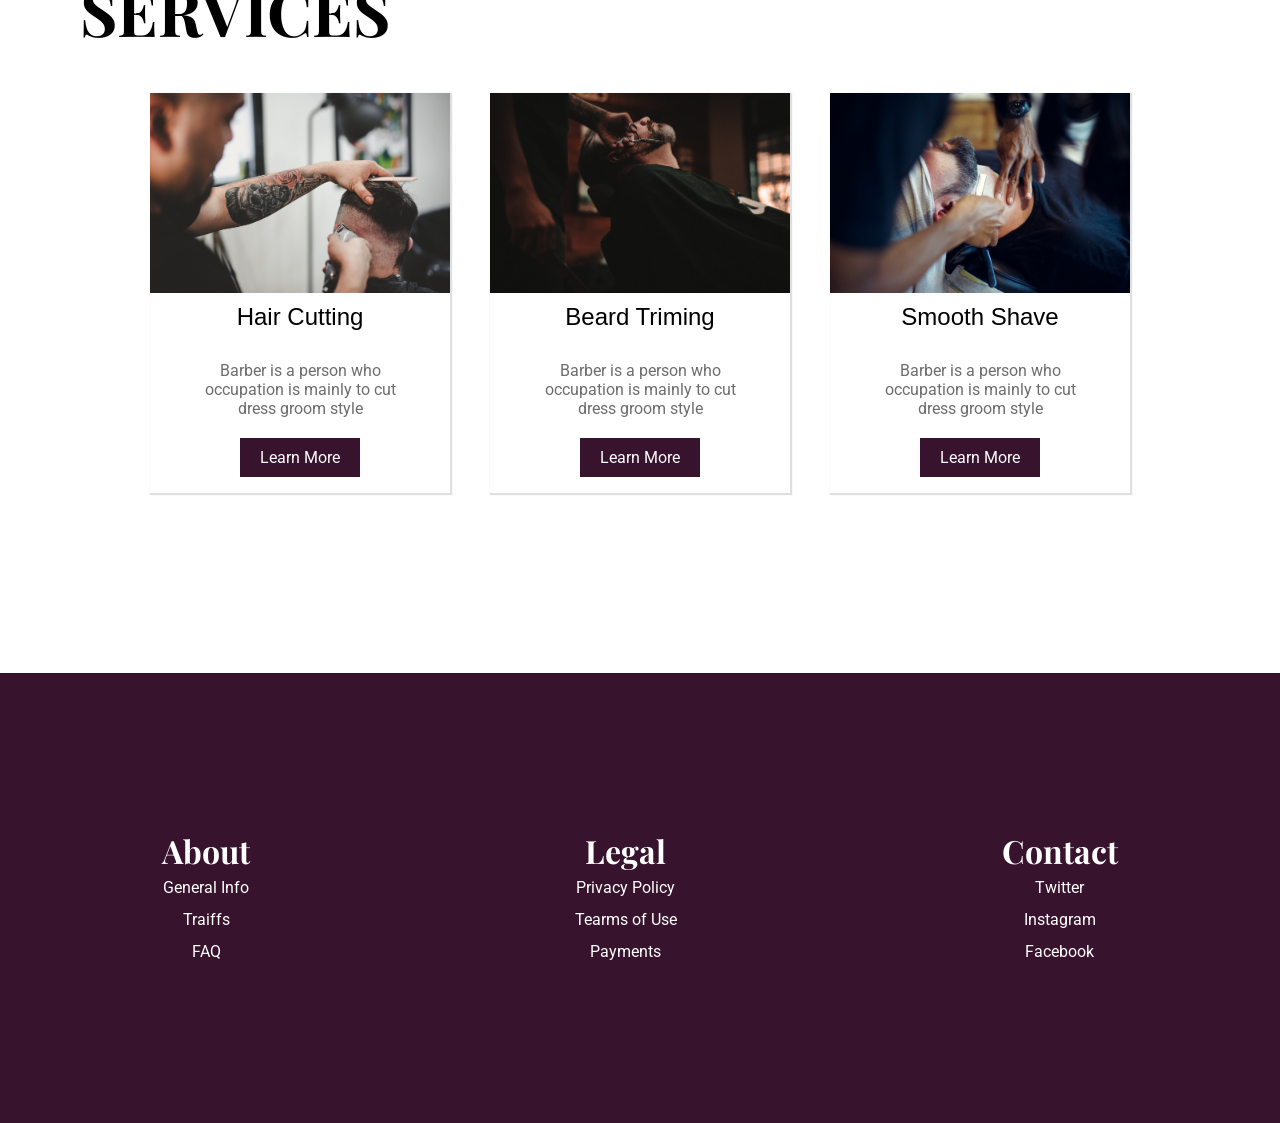
<file: 08. The_Barbers/index.html>
<html lang="en">

<head>
    <meta charset="UTF-8" />
    <meta http-equiv="X-UA-Compatible" content="IE=edge" />
    <meta name="viewport" content="width=device-width, initial-scale=1.0" />
    <title>The Barbers</title>
    <link rel="stylesheet" href="style.css" />
</head>

<body>
    <header class="header">
        <nav class="nav">
            <h1 class="logo">Barbers</h1>
            <ul>
                <li><a href="">Home</a></li>
                <li><a href="">Experience</a></li>
                <li><a href="">About</a></li>
                <li><a href="">Services</a></li>
            </ul>
        </nav>

        <div class="content__container">
            <section class="header__content">
                <h1 class="header__heading">
                    THE <br />
                    BARBERS
                </h1>
                <p class="header__sub-headings">
                    Barber is a person who occupation is mainly to cut dress groom style
                    and shave men's and boy's hair
                </p>
                <div class="btn-container">
                    <a href="" class="main-btn">Learn More</a>
                </div>
            </section>

            <div class="header__img-container">
                <img src="assets/jakob-owens-lkMJcGDZLVs-unsplash.jpg" class="header__img img-one" />
                <img src="assets/stephan-louis-L3s5QySz5UM-unsplash.jpg" class="header__img img-two" />
            </div>
        </div>
    </header>

    <!-- Experience -->
    <section class="experience">
        <div class="experience__content">
            <h2 class="gray-heading">30 Years</h2>
            <h1 class="header__heading experience-headings">EXPERIENCE</h1>
            <p class="header__sub-headings experience__sub-headings">
                Barber is a person who occupation is mainly to cut dress groom style
                and shave men's and boy's hair.
            </p>
            <div class="btn-container">
                <a href="" class="main-btn">Learn More</a>
            </div>
        </div>
        <div class="experience-img"></div>
    </section>

    <section class="social-media">
        <ul class="sm-container">
            <div class="follow">FOLLOW</div>
            <li class="list-items"><a href="">YOUTUBE</a></li>
            <li class="list-items"><a href="">INSTAGRAM</a></li>
            <li class="list-items"><a href="">FACEBOOK</a></li>
            <li class="list-items"><a href="">TWITTER</a></li>
        </ul>
    </section>

    <section class="hero">
        <div class="hero-container">
            <div class="hero-img-container"></div>
            <div class="hero__content">
                <h1 class="header__heading hero__headings">
                    Meet<br />
                    Our Hero
                </h1>
                <p class="header__sub-headings hero__sub-headings">
                    Barber is a person who occupation is mainly to cut dress groom style
                    and shave men's and boy's hair.
                </p>
                <div class="btn-contaienr">
                    <a href="" class="main-btn">Learn More</a>
                </div>
            </div>
        </div>
    </section>

    <section class="services">
        <h2 class="gray-heading services_g-heading">Top Quality</h2>
        <h1 class="header__heading services-heading">SERVICES</h1>

        <div class="cards">
            <div class="card">
                <div class="card-img img-one"></div>
                <div class="card-content">
                    <h1 class="card-title">Hair Cutting</h1>
                    <p class="card-info">
                        Barber is a person who occupation is mainly to cut dress groom
                        style
                    </p>
                    <a href="" class="main-btn card-btn">Learn More</a>
                </div>
            </div>
            <div class="card">
                <div class="card-img img-two"></div>
                <div class="card-content">
                    <h1 class="card-title">Beard Triming</h1>
                    <p class="card-info">
                        Barber is a person who occupation is mainly to cut dress groom
                        style
                    </p>
                    <a href="" class="main-btn card-btn">Learn More</a>
                </div>
            </div>
            <div class="card">
                <div class="card-img img-three"></div>
                <div class="card-content">
                    <h1 class="card-title">Smooth Shave</h1>
                    <p class="card-info">
                        Barber is a person who occupation is mainly to cut dress groom
                        style
                    </p>
                    <a href="" class="main-btn card-btn">Learn More</a>
                </div>
            </div>
        </div>
    </section>

    <footer class="footer">
        <div class="footer__card">
            <h1 class="footer__card-title">About</h1>
            <p class="footer__card-info">General Info</p>
            <p class="footer__card-info">Traiffs</p>
            <p class="footer__card-info">FAQ</p>
        </div>
        <div class="footer__card">
            <h1 class="footer__card-title">Legal</h1>
            <p class="footer__card-info">Privacy Policy</p>
            <p class="footer__card-info">Tearms of Use</p>
            <p class="footer__card-info">Payments</p>
        </div>
        <div class="footer__card">
            <h1 class="footer__card-title">Contact</h1>
            <p class="footer__card-info">Twitter</p>
            <p class="footer__card-info">Instagram</p>
            <p class="footer__card-info">Facebook</p>
        </div>
    </footer>
</body>

</html>
</file>
<file: 01. Flower_Hovering/Styles/styles.css>
@import url('https://fonts.googleapis.com/css2?family=Medula+One&family=Nova+Flat&family=Qwigley&display=swap');

body{
    margin: 0;
    padding: 0;
    font-family: "Qwigley", sans-serif;
    background-color: rgb(105, 105, 104);
    height: 100vh;
    display: flex;
    align-items: center;
    justify-content: center;
}


.card{
    position: relative;
    width: 320px;
    height: 350px;
    background-color: white;
    border-radius: 3px;
    box-shadow: 0 2px 10px white;
}

.card::before,
.card::after {
    content: "";
    position: absolute;
    top: 0;
    left: 0;
    width: 100%;
    height: 100%;
    border-radius: 4px;
    background-color: white;
    z-index: -1;
    transition: 0.5s;
}

.card:hover::before{
    transform: rotate(20deg);
    box-shadow: 0 2px 20px rgba(221, 13, 13, 0.2); ;
}

.card:hover::after{
    transform: rotate(10deg);
    box-shadow: 0 2px 20px rgba(221, 13, 13, 0.2); ;
}

.img-box{
    position: absolute;
    background: rgb(105, 105, 104);
    top: 10px;
    left: 10px;
    bottom: 10px;
    right: 10px;
    transition: 0.5s;

}

img{
    position: absolute;
    top: 0;
    left: 0;
    width: 100%;
    height: 100%;
    object-fit: cover;
    z-index: 2;
}

.card:hover
.img-box{
    bottom: 80px;
}

.details{
    position: absolute;
    left: 10px;
    right: 10px;
    bottom: 10px;
    height: 80px;
    text-align: center;
    color: rgba(90, 9, 221, 0.829);
    font-size: 18px;
    font-weight:bolder;
    text-transform: uppercase;

}

h2 span{
    color: red;
    font-size: large;
    text-shadow: 0 0 20px rgba(255, 0, 0, 0.8);
}
</file>
<file: 02. NavBar_Animation/style.css>
*{
    margin: 0;
    padding: 0;
    box-sizing: border-box;
    font-family: Poppins, sans-serif;
}

body{
    height: 100vh;
    background: linear-gradient(135deg, #141e30, #243b55);
    display: flex;
    justify-content: center;
    align-items: center;
}

.sidebar{
    width: 70px;
    height: 380px;
    background: rgba(255, 255, 255, 0.05);
    backdrop-filter: blur(10px);
    border-radius: 20px;
    box-shadow: 0 0 30px rgba(0, 0, 0, 0.3);
    display: flex;
    flex-direction: column;
    align-items: center;
    justify-content: space-around;
    transition: width .4s ease;
    overflow: hidden;
}

.sidebar:hover{
    width: 220px;
}

.sidebar a{
    width: 85%;
    text-decoration: none;
    color: #e2e8f0;
    display: flex;
    align-items: center;
    gap: 14px;
    padding: 10px 14px;
    border-radius: 12px;
    transition: 0.3s;
}

.sidebar a:hover{
    background: linear-gradient(90deg, #00c6ff, #0072ff);
    color: #fff;
    transform: translateX(6px);
}
.sidebar i{
    font-size: 20px;
    width: 25px;
    text-align: center;
}

.sidebar span{
    white-space: nowrap;
    opacity: 0;
    transition: opacity .4s;
}

.sidebar :hover span{
    opacity: 1;
}
</file>
<file: 03. Solar_System/style.css>
body{
    margin: 0;
    height: 100vh;
    display: flex;
    justify-content: center;
    align-items: center;
    overflow: hidden;
    background: #05050f;
    background-image: 
    radial-gradient(1px 1px at 20% 30%, #fff, transparent),
    radial-gradient(1px 1px at 70% 20%, #fff, transparent),
    radial-gradient(2px 2px at 40% 80%, #fff, transparent),
    radial-gradient(1px 1px at 85% 70%, #fff, transparent),
    radial-gradient(1px 1px at 10% 85%, #fff, transparent),
    radial-gradient(2px 2px at 60% 55%, #fff, transparent);
}

.space {
    position: relative;
    width: 700px;
    height: 700px;
    transform: scale(0.9);
}

.sun {
    position: absolute;
    top: 50%;
    left: 50%;
    width: 80px;
    height: 80px;
    margin: -40px 0 0 -40px;
    border-radius: 50%;
    background: radial-gradient(circle, #fff3a0, #ffb300 60%, #ff6a00);
    box-shadow: 0 0 40px 15px rgba(255, 170, 0, 0.7);
}

.orbit {
    position: absolute;
    top: 50%;
    left: 50%;
    border: 1px dashed rgba(255, 255, 255, 0.2);
    border-radius: 50%;
    animation: rotate linear infinite;
}

.planet {
    position: absolute;
    top: 50%;
    left: 0;
    border-radius: 50%;
    transform: translate(-50%, -50%);
}

.o1 {width: 140px; height: 140px; margin: -70px 0 0 -70px; animation-duration: 4s;}
.o2 {width: 200px; height: 200px; margin: -100px 0 0 -100px; animation-duration: 7s;}
.o3 {width: 270px; height: 270px; margin: -135px 0 0 -135px; animation-duration: 10s;}
.o4 {width: 340px; height: 340px; margin: -170px 0 0 -170px; animation-duration: 15s;}
.o5 {width: 450px; height: 450px; margin: -225px 0 0 -225px; animation-duration: 24s;}
.o6 {width: 560px; height: 560px; margin: -280px 0 0 -280px; animation-duration: 32s;}


.mercury {width: 12px; height: 12px; background: #b5b5b5;}
.venus {width: 20px; height: 20px; background: #e8b96a;}
.earth {width: 24px; height: 24px; background: radial-gradient(circle at 30% 30%, #6ec1ff, #1a5fd1);}
.mars {width: 18px; height: 18px; background: #e2573b;}
.jupiter {width: 44px; height: 44px; background: radial-gradient( #b9763d, #e6cf8b);}
.saturn {width: 36px; height: 36px; background: #e6cf8b;}


.ring {
    position: absolute;
    top: 50%;
    left: 50%;
    width: 70px;
    height: 70px;
    border: 5px solid rgba(230, 207, 139, 0.7);
    border-radius: 50%;
    transform: translate(-50%, -50%) rotateX(75deg);
}

.moon-orbit {
    position: absolute;
    top: 50%;
    left: 50%;
    width: 50px;
    height: 50px;
    margin: -25px 0 0 -25px;
    animation: rotate 2s linear infinite;
}

.moon {
    position: absolute;
    top: 0;
    left: 50%;
    width: 7px;
    height: 7px;
    margin-left: -3.5px;
    border-radius: 50%;
    background: #ddd;
}

@keyframes rotate {
    to { transform: rotate(360deg);}
}
</file>
<file: 04. Coffee_LandingPage/style.css>
@import url('https://fonts.googleapis.com/css2?family=Playfair+Display:ital,wght@0,700;1,700&display=swap');

/* Resets */
*{
    margin: 0;
    padding: 0;
    box-sizing: border-box;
}

:root {
  --main-color: #deab5f;
  --primary-color: #312e2e;
}

/* Utility Styles */
button {
  padding: 10px 30px;
  background: var(--main-color);
  border: none;
  cursor: pointer;
}

* {
  padding: 0;
  margin: 0;
  box-sizing: border-box;
}

body {
  background: #100e0f;
}

nav {
  display: flex;
  justify-content: space-around;
  align-items: center;
  color: #fff;
  font-family: sans-serif;
  padding-top: 15px;
}

li {
  display: inline;
  list-style: none;
}

li a {
  color: #fff;
  text-decoration: none;
  margin-left: 40px;
}

li a:hover {
  border-bottom: 2px solid #deab5f;
}

.header {
  background: url("Images/pexels-nao-triponez-129207.jpg");
  background-position: center;
  background-size: cover;
  height: 100vh;
  font-family: "Playfair Display SC", serif;
  font-weight: normal;
  display: flex;
  flex-direction: column;
  justify-content: center;
  align-items: center;
  color: #fff;
  position: relative;
  text-align: center;
}

.main-headings {
  position: absolute;
  top: 7rem;
  font-size: 4rem;
  word-spacing: 10px;
}
.primary-heading {
  position: absolute;
  bottom: 4rem;
  font-size: 4rem;
  word-spacing: 10px;
  margin-bottom: -40px;
}

.main-btn {
  position: absolute;
  bottom: 2rem;
  padding: 10px 30px;
  margin-top: 20px;
  background: transparent;
  background: var(--main-color);
  border: none;
  cursor: pointer;
  transform: translateY(60px);
}

#our-story {
  margin-top: 15%;
  display: flex;
  flex-wrap: wrap;
  justify-content: space-around;
  align-items: center;
}

.img {
  width: 400px;
  height: 400px;
  background: url(Images/pexels-chitokan-2183027-removebg-preview.png);
  background-position: center;
  background-size: cover;
}

.title-style {
  display: flex;
  align-items: center;
}

.title {
  font-family: "Playfair Display SC", serif;
  font-size: 4rem;
  color: #fff;
  transform: translateX(-100px);
}

.line {
  width: 100px;
  height: 2px;
  background: #fff;
  transform: translateX(-120px);
}

.section-content p {
  max-width: 500px;
  color: #fff;
  font-family: sans-serif;
  line-height: 20px;
  margin: 20px 0;
}

.coffee-container {
  display: flex;
  justify-content: space-around;
  align-items: center;
  flex-wrap: wrap;
  margin-top: 10rem;
}

.content-section p {
  max-width: 500px;
}

.img-container {
  width: 500px;
  height: 400px;
}

.img-2 {
  width: 400px;
  height: 400px;
}

.title-two {
  font-size: 3rem;
  color: #fff;
  font-family: "Playfair Display SC", serif;
  font-weight: normal;
}

.content-section p {
  color: white;
  margin-top: 20px;
  font-family: sans-serif;
}

.products {
  margin-top: 5rem;
}

.title-three {
  font-size: 4rem;
  margin-left: 10rem;
  margin-top: 10rem;
  margin-bottom: 10rem;
}

.cards {
  display: flex;
  flex-wrap: wrap;
  flex-direction: row;
  justify-content: space-around;
  align-items: center;
}

.card {
  border: 2px solid #deab5f;
  padding: 0 20px;
  height: 400px;
  width: 300px;
  display: flex;
  flex-direction: column;
  justify-content: space-around;
  align-items: center;
  border-radius: 5px;
  position: relative;
  margin-bottom: 4rem;
}

.card-img {
  width: 100px;
  height: 100px;
  position: absolute;
  top: -60px;
}

.img-one {
  background: url(Images/1.png);
  background-position: center;
  background-size: cover;
}
.img-two {
  background: url(Images/3.png);
  background-position: center;
  background-size: cover;
}
.img-three {
  background: url(Images/4.png);
  background-position: center;
  background-size: cover;
}

.card-title {
  color: #fff;
  font-family: sans-serif;
  margin-top: 50px;
}

.card .items p {
  color: #fff;
  margin: 20px 0;
  font-family: sans-serif;
}

/* footer */
footer {
  height: 50vh;
  display: flex;
  flex-wrap: wrap;
  align-items: center;
  justify-content: center;
  color: #fff;
  font-family: sans-serif;
}

footer .container {
  margin: 20px;
  max-width: 300px;
  text-align: center;
}

footer .heading-info {
  margin-bottom: 20px;
}

footer p {
  line-height: 25px;
}

span {
  color: #deab5f;
}

hr {
  margin-bottom: 20px;
  border-color: #deab5f;
  width: 500px;
  margin: 0 auto;
}

.para {
  color: white;
  font-family: sans-serif;
  text-align: center;
  margin-top: 20px;
}

@media only screen and (max-width: 768px) {
  .main-headings,
  .primary-heading {
    font-size: 2.5rem;
  }

  #our-story {
    text-align: center;
  }

  #our-story .title {
    transform: translateX(50px);
  }

  #our-story .line {
    display: none;
  }

  .content-section {
    text-align: center;
  }

  #our-story .img-container .img {
    width: 70%;
    text-align: center;
    margin: 0 auto;
  }

  .coffee-container .img-container {
    margin-top: 5rem;
    width: 50%;
  }

  hr {
    width: 400px;
  }

  .hr-two {
    display: none;
  }

  .para {
    margin-top: 10rem;
  }
}
</file>
<file: 06. Hoodie_Project/style.css>
/* Playfair Display */
@import url("https://fonts.googleapis.com/css2?family=Playfair+Display+SC:wght@700&display=swap");

/* Roboto */
@import url("https://fonts.googleapis.com/css2?family=Roboto:wght@100;300&display=swap");

* {
  padding: 0;
  margin: 0;
  box-sizing: border-box;
}

:root {
  --main-color: #239b7e;
  --main-font: "Playfair Display SC", serif;
  --primary-font: "Roboto", sans-serif;
}

nav {
  display: flex;
  flex-wrap: wrap;
  justify-content: space-between;
  align-items: center;
  padding: 20px;
  font-family: var(--primary-font);
  font-weight: bold;
}

.logo {
  margin-left: 5rem;
}

.burger {
  display: flex;
  flex-direction: column;
  justify-content: center;
  align-items: center;
  cursor: pointer;
  margin-right: 5rem;
  /* ---  uncomment this code --- */
  /* border: 2px solid #000; */
}

.burger span {
  border: 2px solid var(--main-color);
  width: 40px;
  height: 1px;
  margin: 2px;
}

/* header */
header {
  display: flex;
  flex-wrap: wrap;
  justify-content: space-around;
  align-items: center;
  height: 90vh;
  margin-top: 2rem;
}

.main-headings {
  font-size: 4rem;
  font-family: var(--main-font);
  transform: translateY(-40px);
  color: #00000097;
  line-height: 5rem;
}

.main-headings span {
  color: #000;
}

.primary-headings {
  max-width: 500px;
  font-family: var(--primary-font);
  line-height: 25px;
  margin-bottom: 1rem;
  color: #716d6d;
}

.btn-fill {
  background: var(--main-color);
  color: #fff;
  border: none;
  padding: 12px 20px;
  margin-right: 10px;
  cursor: pointer;
  transition: all 0.5s ease-out;
}

.btn-fill:hover {
  background-color: #fff;
  border: 1px solid var(--main-color);
  color: var(--main-color);
}

.btn-outline.active {
  border: 2px solid var(--main-color);
  color: var(--main-color);
  background: transparent;
  padding: 10px 20px;
  cursor: pointer;
  transition: all 0.5s ease-out;
}

.btn-outline.active:hover {
  background: var(--main-color);
  color: #fff;
}

.btn-outline {
  border: 2px solid #ccc;
  color: #ccc;
  background: transparent;
  padding: 10px 20px;
  cursor: pointer;
  transition: all 0.5s ease-out;
}

.btn-outline:hover {
  border-color: var(--main-color);
  color: var(--main-color);
}

.img-container {
  border-radius: 50%;
  box-shadow: 4px 7px 5px 2px #bcbaba;
}

.header-img {
  border-radius: 100%;
  background: url(images/oswaldo-ibanez-1NPUmTaiMeg-unsplash.jpg);
  background-position: top;
  background-size: cover;
  width: 400px;
  height: 400px;
}

/* Section 1 */
.section-one {
  display: flex;
  flex-wrap: wrap;
  justify-content: space-around;
  align-items: center;
  margin-top: 7rem;
}

.img-container {
  border-radius: 50%;
  box-shadow: 4px 7px 5px 2px #bcbaba;
}

.section-one-img {
  background: url(images/gesphotoss-1i9K55ni5Dk-unsplash.jpg);
  background-position: top;
  background-size: cover;
}

.primary-headings {
  max-width: 500px;
  font-family: var(--primary-font);
  line-height: 25px;
  margin-bottom: 1rem;
  color: #716d6d;
}

/* Products */
.products {
  margin-top: 10rem;
  display: flex;
  flex-wrap: wrap;
  flex-direction: column;
  justify-content: center;
  align-items: center;
}

.products .products-heading {
  font-family: var(--primary-font);
  font-size: 2rem;
  margin-bottom: 3rem;
}

.products .product-categories button {
  margin-right: 20px;
  margin-bottom: 2rem;
}

.products .product-items-container {
  display: flex;
  flex-wrap: wrap;
  justify-content: center;
  align-items: center;
  margin: 20px;
  max-width: 60rem;
}

.products .product-items-container .item {
  margin: 20px;
}

.products .product-items-container .item-layer {
  background: #ebf1f0;
  padding: 40px;
  margin-right: 20px;
  margin: 0 auto;
  margin-bottom: 20px;
}

.products .product-items-container .item-layer img {
  width: 150px;
  height: 200px;
}

.products .product-items-container .item .item-name {
  font-family: var(--primary-font);
  margin-bottom: 10px;
}

.products .product-items-container .item .item-price {
  font-family: var(--primary-font);
  margin-bottom: 10px;
}

.products .product-items-container .item .view-product {
  font-family: var(--primary-font);
  margin-bottom: 10px;
  text-decoration: none;
  color: var(--main-color);
  border-bottom: 1px solid var(--main-color);
}

/* Customers */
.customers-reviews {
  margin-top: 7rem;
  display: flex;
  flex-wrap: wrap;
  justify-content: space-around;
  align-items: center;
}

.customer {
  text-align: center;
}

.customers-heading {
  font-family: var(--primary-font);
  font-size: 2rem;
  margin-bottom: 20px;
  text-align: center;
  margin-top: 10rem;
}

.customers-reviews .customer-description {
  font-size: 12px;
  margin-top: 20px;
  max-width: 200px;
  text-align: center;
  margin: 10px;
  font-family: var(--primary-font);
}

.customer .customer-img .img {
  width: 200px;
  height: 200px;
  border-radius: 100%;
  background-size: cover;
  background-position: center;
  margin: 0 auto;
  margin-bottom: 20px;
}

.customer-img .img-one {
  background: url(images/yogendra-singh-uWs_N5Dlyiw-unsplash.jpg);
}
.customer-img .img-two {
  background: url(images/joshua-rondeau-xazIYnxpS2Q-unsplash.jpg);
}
.customer-img .img-three {
  background: url(images/milan-popovic-kOnmHdLJTNI-unsplash.jpg);
}

footer {
  background: #1f1e1e;
  margin-top: 10rem;
  color: #fff;
  display: flex;
  flex-wrap: wrap;
  justify-content: space-around;
  align-items: center;
  height: 100vh;
  font-family: var(--primary-font);
}

footer .container .footer-heading {
  margin-bottom: 3rem;
}

footer .container .footer-primary-heading {
  font-weight: normal;
  font-size: 15px;
  margin-bottom: 20px;
}

/* You can make it responsive for your own screen if you wanna to, but for now this is good enough. */
@media only screen and (max-width: 900px) {
  header {
    height: 120vh;
    text-align: center;
  }

  .section-one {
    height: 120vh;
    text-align: center;
  }

  .header-img {
    width: 250px;
    height: 250px;
  }

  .main-headings {
    font-size: 3rem;
    margin-top: 2rem;
  }

  .primary-headings {
    width: 400px;
  }

  .customer .customer-img .img {
    width: 150px;
    height: 150px;
  }
}
</file>
<file: 07. Chairs_Project/style.css>
@import url("https://fonts.googleapis.com/css2?family=Playfair+Display&display=swap");

* {
  padding: 0;
  margin: 0;
  box-sizing: border-box;
}

:root {
  --main-color: #e3e8e4;
  --primary-color: #363636;
  --main-font: "Playfair Display SC", serif;
}

nav {
  display: flex;
  justify-content: space-around;
  align-items: center;
  text-align: center;
  font-family: sans-serif;
  padding: 10px;
}

ul li {
  display: inline;
  list-style: none;
}

ul li a {
  text-decoration: none;
  color: #000;
  margin-left: 4rem;
}

ul li a:hover {
  border-bottom: 2px solid var(--primary-color);
  padding-bottom: 10px;
}

.btn-fill {
  padding: 10px 30px;
  background: var(--primary-color);
  border: none;
  border-radius: 100px;
  color: #fff;
  cursor: pointer;
}

.btn-outline {
  background: transparent;
  border: none;
  margin-left: 20px;
  font-weight: bold;
  cursor: pointer;
}

/* header */
header {
  height: 100vh;
  display: flex;
  flex-wrap: wrap;
  justify-content: space-between;
  align-items: center;
}

.content-container {
  margin-left: 6rem;
}

.main-headings {
  font-size: 4rem;
  font-family: var(--main-font);
  color: #0000004f;
  margin-bottom: 2rem;
}

.main-headings span {
  color: #000;
}

.primary-headings {
  max-width: 500px;
  font-family: sans-serif;
  line-height: 25px;
  margin-bottom: 2rem;
}

.img-container {
  width: 500px;
  height: 500px;
  background: var(--main-color);
  border-radius: 100%;
}

.img-container img {
  width: 400px;
  height: 500px;
  margin-left: 20px;
  margin-bottom: 40px;
}

/* popularity */
.popularity {
  display: flex;
  justify-content: flex-end;
  align-items: center;
}

.popularity div {
  margin-right: 5rem;
}

.popularity div h1 {
  font-size: 3rem;
  text-align: center;
  color: #363636;
  font-family: var(--main-font);
}
.popularity div p {
  color: #363636;
  font-family: sans-serif;
}

/* PRODUCTS */
.products-heading {
  text-align: center;
  margin-top: 10rem;
  margin-bottom: 5rem;
  font-size: 4rem;
  color: #0000004f;
}

.products-heading span {
  color: #000;
}

.products {
  display: flex;
  flex-wrap: wrap;
  justify-content: space-around;
  align-items: center;
}

.product {
  display: flex;
  flex-direction: column;
  justify-content: center;
  align-items: center;
  margin-top: 50px;
}

.product .product-img-layer {
  background: var(--main-color);
  border-top-left-radius: 200px;
  border-top-right-radius: 200px;
  padding: 20px;
}

.product .product-img-layer .img {
  width: 200px;
  height: 200px;
}

.product .product-img-layer .img-one {
  background: url(Images/daniil-silantev-1P6AnKDw6S8-unsplash-removebg-preview.png);
  background-size: cover;
  background-position: center;
}
.product .product-img-layer .img-two {
  background: url(Images/bruno-emmanuelle--MUoHL1XULM-unsplash-removebg-preview.png);
  background-size: cover;
  background-position: center;
}
.product .product-img-layer .img-three {
  background: url(Images/scott-webb-eD853mTbBA0-unsplash-removebg-preview.png);
  background-size: cover;
  background-position: center;
}

.product-content {
  background: var(--primary-color);
  padding: 27px;
  padding-bottom: 50px;
  text-align: center;
  color: #fff;
}

.product-content .product-name {
  font-family: sans-serif;
  margin-bottom: 10px;
}

.b-container {
  text-align: center;
}

.b-container button {
  border: none;
  background: transparent;
  font-size: 2rem;
  cursor: pointer;
  margin: 0 auto;
  margin-left: 20px;
  margin-top: 20px;
}

/* why us */
.why-us {
  display: flex;
  flex-wrap: wrap;
  justify-content: space-around;
  align-items: center;
  margin-top: 10rem;
}

.why-us .img-layer {
  width: 400px;
  height: 400px;
  background: var(--main-color);
  border-radius: 100%;
}

.why-us .img-layer .img {
  width: 400px;
  height: 400px;
  background: url(Images/scott-webb-eD853mTbBA0-unsplash-removebg-preview.png);
  background-size: cover;
  background-position: center;
}

.cards {
  display: grid;
  grid-template-columns: 2fr 2fr;
}

.card {
  width: 200px;
  height: 150px;
  padding: 20px;
  margin-top: 40px;
  border-radius: 5px;
}

.card.card-fill {
  background: #e3e8e490;
  position: relative;
}

.card.card.card-fill .star {
  width: 10px;
  height: 10px;
  padding: 15px;
  border-radius: 100%;
  background: var(--primary-color);
  position: absolute;
  top: -15px;
  left: -10px;
  display: flex;
  justify-content: center;
  align-items: center;
  font-size: 15px;
  color: #fff;
}

.card h1 {
  color: black;
  font-family: sans-serif;
  font-size: 17px;
}

.card p {
  color: #999999;
  font-family: sans-serif;
  font-size: 12px;
  margin-top: 20px;
}

/* Features */
.features {
  margin-top: 10rem;
  display: flex;
  flex-wrap: wrap;
  justify-content: space-around;
  align-items: center;
}
.main-headings {
  font-size: 4rem;
  font-family: var(--main-font);
  color: #0000004f;
  margin-bottom: 20px;
}

.main-headings span {
  color: #000;
}

.primary-headings {
  max-width: 500px;
  font-family: sans-serif;
}

.features .img-container {
  width: 300px;
  height: 350px;
  background: var(--main-color);
  border-top-left-radius: 200px;
  border-top-right-radius: 200px;
}

.features .img-container img {
  width: 350px;
  height: 450px;
}

footer {
  background: var(--primary-color);
  margin-top: 10rem;
  display: flex;
  flex-wrap: wrap;
  justify-content: space-around;
  align-items: center;
  height: 100vh;
  color: #fff;
}

footer .logo-container h1 {
  font-size: 4rem;
  font-family: var(--main-font);
  margin-bottom: 20px;
}

footer .logo-container p {
  max-width: 400px;
  font-family: sans-serif;
  line-height: 25px;
}

footer .about-company {
  display: flex;
  flex-wrap: wrap;
  justify-content: center;
  align-items: center;
}

footer .about-company .container {
  margin-right: 40px;
  margin-top: 20px;
}

.about-company .container h1 {
  margin-bottom: 50px;
}

.about-company .container p {
  font-family: sans-serif;
  margin-bottom: 20px;
}

@media only screen and (max-width: 1150px) {
  .img-container {
    width: 340px;
    height: 340px;
  }
  .d-none {
    display: none;
  }
}

@media only screen and (max-width: 900px) {
  header {
    height: 120vh;
    text-align: center;
    justify-content: center;
  }

  header .content-container {
    margin-bottom: 6rem;
    margin-top: 4rem;
    margin-left: 0;
  }

  .popularity {
    margin-top: 22rem;
    text-align: center;
  }

  .d-none {
    display: none;
  }
}

@media only screen and (max-width: 600px) {
  .primary-headings {
    width: 350px;
  }

  .img-container {
    width: 350px;
    height: 350px;
  }

  .popularity div h1 {
    font-size: 2rem;
  }

  .popularity div {
    font-size: 0.9rem;
    text-align: center;
    margin: 0 auto;
    margin-top: 7rem;
  }

  .main-headings {
    font-size: 3rem;
    text-align: center;
  }

  .d-none {
    display: none;
  }

  .cards {
    margin-right: 5rem;
  }

  .card-fill {
    margin-left: 10px;
  }
}
</file>
<file: 08. The_Barbers/style.css>
@import url("https://fonts.googleapis.com/css2?family=Playfair+Display:wght@900&family=Roboto&display=swap");

:root {
  --main-color: #37132d;
  --main-font: "Playfair Display", serif;
  --secondary-font: "Roboto", sans-serif;
}

* {
  padding: 0;
  margin: 0;
  box-sizing: border-box;
}

.nav {
  display: flex;
  justify-content: space-around;
  align-items: center;
  padding: 30px;
}

ul li {
  list-style: none;
  display: inline;
}

ul li a {
  text-decoration: none;
  margin: 10px;
  color: #000;
  font-family: var(--secondary-font);
}

/* Header Content */
.content__container {
  display: flex;
  flex-wrap: wrap;
  justify-content: center;
  align-items: center;
  height: 80vh;
}

.header__content {
  display: flex;
  flex-wrap: wrap;
  flex-direction: column;
  justify-content: center;
  width: 40%;
}

.header__heading {
  font-size: 4rem;
  font-family: var(--main-font);
}

.header__sub-headings {
  width: 70%;
  font-family: var(--secondary-font);
  color: rgb(82, 82, 82);
  margin: 20px 0;
}

.header__img {
  width: 200px;
  height: 300px;
}

.header__img-container {
  width: 30%;
  height: 50vh;
  position: relative;
}

.img-one {
  position: absolute;
  left: 10rem;
}

.img-two {
  position: absolute;
  left: 3rem;
  top: 8rem;
}

.main-btn {
  padding: 10px 20px;
  text-decoration: none;
  background: var(--main-color);
  color: #fff;
  font-family: var(--secondary-font);
}
/* End of Header Section */

/* Experience Start */
.experience {
  height: 90vh;
  margin-left: 5rem;
  display: flex;
  flex-wrap: wrap;
  justify-content: center;
  align-items: center;
  margin-top: 10rem;
}

.experience-img {
  background-image: url("assets/eugene-chystiakov-taZSJ6xmt48-unsplash.jpg");
  background-size: cover;
  background-position: center;
  width: 300px;
  height: 350px;
  margin-right: 50px;
}

.gray-heading {
  color: gray;
  font-family: var(--main-font);
}

.btn-container {
  margin-top: 30px;
}
/* ؑEnd Of Experience Section */

/* Social Media Start */
.social-media {
  margin: 5rem;
}

.sm-container {
  display: flex;
  flex-wrap: wrap;
  justify-content: center;
  align-items: center;
  text-align: center;
  margin-top: 10rem;
}

.follow {
  padding: 20px;
  background: var(--main-color);
  color: #fff;
  font-family: var(--secondary-font);
  font-weight: bold;
  margin-right: 3rem;
  text-align: center;
}
/* End Social Media Section */

/* Hero Section Start */
.hero {
  height: 100vh;
  display: flex;
  justify-content: center;
  align-items: center;
}

.hero-container {
  width: 70%;
  display: flex;
  flex-wrap: wrap;
  justify-content: center;
  align-items: center;
}

.hero-img-container {
  background-image: url("assets/albert-dera-ILip77SbmOE-unsplash.jpg");
  background-size: cover;
  background-position: top;
  width: 300px;
  height: 400px;
}

.hero__sub-headings {
  width: 400px;
}

.hero__content {
  margin-left: 6rem;
}
/* End of Hero Section */

/* Services Section Start */
.services {
  margin-top: 10rem;
}

.services_g-heading {
  margin-left: 5rem;
}

.services-heading {
  margin-left: 5rem;
  margin-bottom: 20px;
}

.cards {
  display: flex;
  flex-wrap: wrap;
  justify-content: center;
  align-items: center;
}

.card {
  width: 300px;
  height: 400px;
  position: relative;
  box-shadow: 1px 1px 1px 1px rgb(223, 223, 223);
  margin: 20px;
}

.card-img {
  width: 100%;
  height: 200px;
  position: absolute;
  top: 0;
  left: 0;
  background-size: cover;
  background-position: top;
}

.img-one {
  background-image: url(assets/john-arano-CCTCHXEsan8-unsplash.jpg);
}
.img-two {
  background-image: url(assets/allef-vinicius-IvQeAVeJULw-unsplash.jpg);
}
.img-three {
  background-image: url(assets/christoffer-engstrom-1ouGlRChSbY-unsplash.jpg);
}

.card-content {
  transform: translateY(200px);
  text-align: center;
  margin: 10px;
}

.card-title {
  font-family: sans-serif;
  font-weight: normal;
  margin-bottom: 20px 0;
  color: #000;
}

.card-info {
  font-family: var(--secondary-font);
  text-align: center;
  color: rgb(109, 109, 109);
  margin: 30px 40px;
}
/* Services Section End */

/* Footer Start */
.footer {
  background: var(--main-color);
  display: flex;
  justify-content: space-around;
  align-items: center;
  text-align: center;
  color: #fff;
  height: 50vh;
  margin-top: 10rem;
}

.footer__card-title {
  font-family: var(--main-font);
}

.footer__card-info {
  font-family: var(--secondary-font);
  line-height: 2rem;
}
/* Footer End */

@media only screen and (max-width: 600px) {
  .header__content {
    align-items: center;
    text-align: center;
    width: 70%;
  }

  .header__img-container {
    display: none;
  }

  .experience {
    height: 100vh;
    margin: 0 auto;
    text-align: center;
  }

  .experience-headings {
    font-size: 3rem;
  }

  .experience-img {
    width: 200px;
    height: 300px;
    border-top-left-radius: 0;
    border-top-right-radius: 0;
    border-bottom-right-radius: 0;
  }

  .experience__sub-headings {
    margin: 20px auto;
  }

  .btn-container {
    margin-top: 30px;
    margin-bottom: 3.5rem;
  }

  .follow {
    display: none;
  }

  .sm-container {
    flex-direction: column;
  }

  .list-items {
    margin: 10px;
  }

  .hero-img-container {
    width: 300px;
    height: 400px;
  }

  .hero__headings {
    font-size: 3rem;
  }

  .hero__content {
    margin: 0 auto;
  }

  .services {
    margin-top: 10rem;
  }
}
</file>
